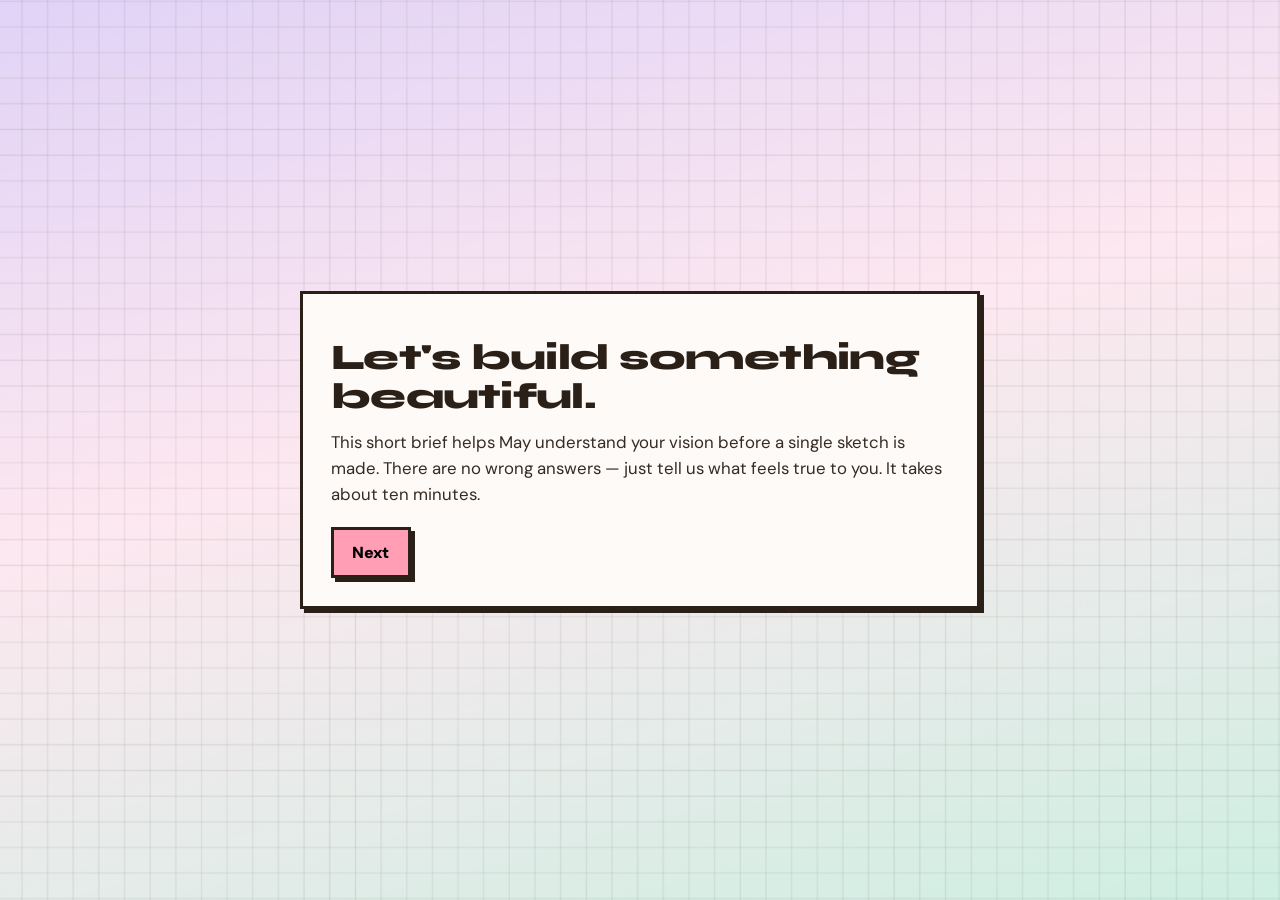
<file: logo_onboarding.html>
<!DOCTYPE html>
<html lang="en-GB">
<head>
  <meta charset="UTF-8">
  <meta name="viewport" content="width=device-width, initial-scale=1.0">
  <meta name="theme-color" content="#2a2018">
  <title>LunaClara Studio — Start</title>

  <link rel="preconnect" href="https://fonts.googleapis.com">
  <link rel="preconnect" href="https://fonts.gstatic.com" crossorigin>
  <link href="https://fonts.googleapis.com/css2?family=DM+Sans:ital,opsz,wght@0,9..40,400;0,9..40,500;0,9..40,600;0,9..40,700;1,9..40,400&family=Syne:wght@600;700;800&display=swap" rel="stylesheet">
  <link rel="stylesheet" href="css/styles.css?v=start1">

  <style>
    /* Page-specific layer: keep site variables + fonts, adjust layout */
    body {
      background: url("assets/lunaclara_grid.png") center / cover no-repeat fixed;
      min-height: 100vh;
    }

    .brief-shell {
      min-height: 100vh;
      display: grid;
      place-items: center;
      padding: clamp(1.25rem, 5vw, 2.5rem) 1.25rem;
    }

    .brief-card {
      width: min(680px, 90vw);
      background: var(--cream);
      border: 3px solid var(--border);
      border-radius: 0;
      box-shadow: var(--shadow);
      padding: clamp(1.15rem, 3.5vw, 1.75rem);
      position: relative;
    }

    .brief-topline {
      display: flex;
      align-items: center;
      justify-content: space-between;
      gap: 0.75rem;
      margin-bottom: 1rem;
    }

    .brief-progress {
      font-weight: 700;
      font-size: 0.95rem;
      letter-spacing: 0.01em;
      opacity: 0.92;
    }

    .brief-optional {
      display: inline-block;
      font-size: 0.85rem;
      font-weight: 700;
      background: var(--butter);
      border: 2px solid var(--ink);
      box-shadow: 2px 2px 0 var(--ink);
      padding: 0.2rem 0.5rem;
      white-space: nowrap;
    }

    .brief-title {
      font-family: var(--font-display);
      font-weight: 800;
      font-size: clamp(1.6rem, 3.2vw, 2.25rem);
      line-height: 1.1;
      margin: 0 0 0.75rem;
      letter-spacing: -0.02em;
    }

    .brief-body {
      margin: 0 0 1rem;
      font-size: 1.05rem;
      line-height: 1.55;
      opacity: 0.95;
    }

    .brief-helper {
      margin: 0 0 1.1rem;
      font-size: 0.95rem;
      opacity: 0.86;
    }

    .brief-field {
      margin-bottom: 0.9rem;
    }

    .brief-field label {
      display: block;
      font-weight: 700;
      margin-bottom: 0.35rem;
    }

    .brief-input,
    .brief-textarea,
    .brief-file {
      width: 100%;
      font-family: var(--font-body);
      font-size: 1rem;
      padding: 0.65rem 0.75rem;
      border: 3px solid var(--ink);
      border-radius: 0;
      background: var(--cream);
    }

    .brief-textarea {
      min-height: 9rem;
      resize: vertical;
    }

    .brief-input:focus,
    .brief-textarea:focus,
    .brief-file:focus {
      outline: 3px solid var(--hot-pink);
      outline-offset: 2px;
    }

    .brief-row-3 {
      display: grid;
      grid-template-columns: 1fr;
      gap: 0.75rem;
    }

    @media (min-width: 640px) {
      .brief-row-3 {
        grid-template-columns: repeat(3, minmax(0, 1fr));
      }
    }

    .brief-tiles {
      display: grid;
      grid-template-columns: 1fr;
      gap: 0.75rem;
      margin: 0.25rem 0 0.25rem;
    }

    @media (min-width: 640px) {
      .brief-tiles {
        grid-template-columns: repeat(2, minmax(0, 1fr));
      }
    }

    .brief-tile {
      appearance: none;
      width: 100%;
      text-align: left;
      font-family: var(--font-body);
      font-weight: 800;
      font-size: 1rem;
      line-height: 1.2;
      padding: 0.9rem 0.9rem;
      background: var(--butter);
      border: 3px solid var(--ink);
      border-radius: 0;
      box-shadow: var(--shadow-sm);
      cursor: pointer;
      transition: transform 0.12s ease, box-shadow 0.12s ease, background 0.12s ease;
    }

    .brief-tile:hover,
    .brief-tile:focus-visible {
      background: var(--mint);
      transform: translate(-0.05em, -0.05em);
      box-shadow: 0.18em 0.18em 0 var(--ink);
      outline: none;
    }

    .brief-tile[aria-pressed="true"] {
      background: var(--hot-pink);
    }

    .brief-tile:active {
      transform: translate(0.05em, 0.05em);
      box-shadow: 0.06em 0.06em 0 var(--ink);
    }

    .brief-image-grid {
      display: grid;
      grid-template-columns: repeat(2, minmax(0, 1fr));
      gap: 0.75rem;
      margin: 0.5rem 0 0.75rem;
    }

    @media (min-width: 720px) {
      .brief-image-grid {
        grid-template-columns: repeat(3, minmax(0, 1fr));
      }
    }

    .brief-image-tile {
      background: var(--cream);
      border: 3px solid var(--ink);
      border-radius: 0;
      box-shadow: var(--shadow-sm);
      padding: 0.5rem;
      cursor: pointer;
      transition: transform 0.12s ease, box-shadow 0.12s ease, background 0.12s ease;
    }

    .brief-image-tile:hover,
    .brief-image-tile:focus-visible {
      background: var(--mint);
      transform: translate(-0.05em, -0.05em);
      box-shadow: 0.18em 0.18em 0 var(--ink);
      outline: none;
    }

    .brief-image-tile[aria-pressed="true"] {
      background: var(--hot-pink);
    }

    .brief-image-tile img {
      width: 100%;
      height: 100%;
      aspect-ratio: 4 / 3;
      object-fit: contain;
      background: #fff;
      border: 2px solid var(--ink);
    }

    .brief-actions {
      display: flex;
      align-items: center;
      justify-content: space-between;
      margin-top: 1.25rem;
      gap: 0.75rem;
    }

    .brief-back {
      font-family: var(--font-body);
      font-weight: 900;
      font-size: 1rem;
      padding: 0.75rem 1.15rem;
      background: var(--butter);
      border: 3px solid var(--ink);
      border-radius: 0;
      box-shadow: var(--shadow);
      cursor: pointer;
      transition: transform 0.12s ease, box-shadow 0.12s ease, background 0.12s ease;
    }

    .brief-back:hover,
    .brief-back:focus-visible {
      background: var(--mint);
      transform: translate(-0.05em, -0.05em);
      box-shadow: 0.18em 0.18em 0 var(--ink);
      outline: none;
    }

    .brief-back:active {
      transform: translate(0.05em, 0.05em);
      box-shadow: 0.06em 0.06em 0 var(--ink);
    }

    .brief-next {
      font-family: var(--font-body);
      font-weight: 900;
      font-size: 1rem;
      padding: 0.75rem 1.15rem;
      background: var(--hot-pink);
      border: 3px solid var(--ink);
      border-radius: 0;
      box-shadow: var(--shadow);
      cursor: pointer;
      transition: transform 0.12s ease, box-shadow 0.12s ease, background 0.12s ease;
    }

    .brief-next:hover,
    .brief-next:focus-visible {
      background: var(--mint);
      transform: translate(-0.05em, -0.05em);
      box-shadow: 0.18em 0.18em 0 var(--ink);
      outline: none;
    }

    .brief-next:active {
      transform: translate(0.05em, 0.05em);
      box-shadow: 0.06em 0.06em 0 var(--ink);
    }

    .brief-error {
      margin-top: 0.75rem;
      font-weight: 700;
      background: var(--blush);
      border: 3px solid var(--ink);
      box-shadow: var(--shadow-sm);
      padding: 0.75rem 0.85rem;
    }

    .brief-hidden {
      display: none !important;
    }

    .palette-card {
      border: 2px solid #2a2018;
      cursor: pointer;
      transition: box-shadow 0.15s;
      background: #fff;
      margin-bottom: 12px;
    }

    .palette-card:hover { box-shadow: 4px 4px 0 #2a2018; }

    .palette-card.selected {
      box-shadow: 6px 6px 0 #2a2018;
      outline: 3px solid #2a2018;
      outline-offset: 2px;
    }

    .palette-swatches { display: flex; height: 72px; }
    .palette-swatches span { flex: 1; }
    .palette-body { padding: 16px 20px; }

    .palette-label {
      display: inline-block;
      font-size: 11px;
      font-weight: 600;
      letter-spacing: 0.08em;
      text-transform: uppercase;
      padding: 3px 10px;
      margin-bottom: 10px;
    }

    .palette-desc { font-size: 14px; color: #2a2018; margin: 0 0 6px; line-height: 1.6; }
    .palette-best { font-size: 13px; font-style: italic; margin: 0 0 12px; }
    .palette-hexes { display: flex; flex-wrap: wrap; gap: 6px; }
    .palette-hexes span { font-size: 11px; border: 1.5px solid #2a2018; padding: 2px 7px; color: #2a2018; }

    .style-card {
      border: 2px solid var(--ink);
      cursor: pointer;
      background: var(--cream);
      transition: box-shadow 0.15s, transform 0.12s;
    }
    .style-card:hover {
      box-shadow: 4px 4px 0 var(--ink);
      transform: translate(-0.05em, -0.05em);
    }
    .style-card.selected {
      box-shadow: 6px 6px 0 var(--ink);
      outline: 3px solid var(--ink);
      outline-offset: 2px;
      background: var(--mint);
    }
    .style-card-inner {
      display: flex;
      gap: 0;
    }
    .style-card-img {
      width: 140px;
      min-width: 140px;
      height: 140px;
      object-fit: contain;
      background: #fff;
      padding: 10px;
      border-right: 2px solid var(--ink);
      display: block;
    }
    .style-card-body {
      padding: 14px 16px;
      flex: 1;
    }
    .style-card-label {
      display: inline-block;
      font-size: 11px;
      font-weight: 700;
      letter-spacing: 0.08em;
      text-transform: uppercase;
      background: var(--ink);
      color: var(--cream);
      padding: 2px 8px;
      margin-bottom: 8px;
    }
    .style-card-desc {
      font-size: 13px;
      color: var(--ink);
      margin: 0 0 6px;
      line-height: 1.6;
    }
    .style-card-best {
      font-size: 12px;
      font-style: italic;
      color: #888;
      margin: 0;
    }
    .style-card-none {
      padding: 18px 22px;
      text-align: center;
      font-size: 14px;
      font-weight: 700;
      border-style: dashed;
      background: #fafafa;
    }
    .style-card-none.selected {
      background: var(--mint);
    }

    @media (max-width: 480px) {
      .style-card-inner {
        flex-direction: column;
      }
      .style-card-img {
        width: 100%;
        min-width: unset;
        height: 160px;
        border-right: none;
        border-bottom: 2px solid var(--ink);
      }
    }
  </style>
</head>

<body>
  <main class="brief-shell" id="main">
    <section class="brief-card" id="brief" aria-label="Client onboarding brief">
      <div class="brief-topline">
        <div class="brief-progress" id="progress">Question 1 of 10</div>
        <div class="brief-optional brief-hidden" id="optional-tag">Optional</div>
      </div>

      <h1 class="brief-title" id="q-title"></h1>
      <p class="brief-body" id="q-body"></p>
      <p class="brief-helper" id="q-helper"></p>

      <form id="brief-form" enctype="multipart/form-data" novalidate>
        <input type="text" name="_gotcha" class="sr-only" tabindex="-1" autocomplete="off" aria-label="Leave this field blank">
        <input type="hidden" name="source" value="lunaclara.studio start brief">
        <div id="q-inputs"></div>

        <div id="submit-error" class="brief-error brief-hidden" role="alert">
          Something went wrong — please email hello@lunaclara.studio directly and we'll sort it.
        </div>

        <div class="brief-actions">
          <button class="brief-back brief-hidden" type="button" id="back-btn">Back</button>
          <button class="brief-next" type="submit" id="next-btn">Next</button>
        </div>
      </form>
    </section>
  </main>

  <script>
    const FORMSPREE_ENDPOINT = "https://formspree.io/f/mqegjlgr";

    const state = {
      stepIndex: 0,
      answers: {
        projectName: "Your business",
      },
      files: {},
      submitting: false,
    };

    const steps = [
      {
        id: "welcome",
        kind: "screen",
        title: "Let's build something beautiful.",
        body: "This short brief helps May understand your vision before a single sketch is made. There are no wrong answers — just tell us what feels true to you. It takes about ten minutes.",
        helper: "",
        optional: false,
      },
      {
        id: "q1",
        kind: "textarea",
        title: "In your own words, what is your business all about?",
        helper: "Take your time with this one. Don't worry about getting it perfect — just tell us what you'd tell a friend.",
        name: "about",
        optional: false,
      },
      {
        id: "q2",
        kind: "tripleText",
        title: "What are three words you'd love people to feel when they see your logo?",
        helper: "Think feeling not description. Not 'green' or 'round' — more like 'safe' or 'hopeful' or 'grounded.'",
        names: ["word1", "word2", "word3"],
        labels: ["First word", "Second word", "Third word"],
        optional: false,
      },
      {
        id: "q3",
        kind: "textarea",
        title: "Who is your ideal client? Who are they and what are they searching for?",
        helper: "As much or as little as you like. Even a rough sketch helps.",
        name: "idealClient",
        optional: false,
      },
      {
        id: "q4",
        kind: "singleTiles",
        title: "Do you have any existing brand elements you'd like to keep, or is this a completely fresh start?",
        helper: "",
        name: "brandStartingPoint",
        options: [
          "I have some colours or fonts I'd like to keep",
          "Fresh start, completely open",
          "Not sure yet, happy to be guided",
        ],
        optional: false,
      },
      {
        id: "q5",
        kind: "paletteCards",
        title: "What colour moods feel right for your business?",
        helper: "Pick as many or as few as feel right.",
        name: "colourMoods",
        optional: false,
      },
      {
        id: "q6",
        kind: "styleCards",
        title: "Which of these visual styles speaks to you?",
        body: "Take a look at the examples below and select any that feel right — there's no wrong answer and you can choose more than one. If nothing fits, select \"None of these feel right\" and tell us what you're drawn to instead.",
        helper: "",
        name: "visualStyles",
        optional: false,
        styles: [
          {
            id: "botanical-illustrated",
            name: "Botanical Illustrated",
            desc: "Hand-drawn nature illustration — leaves, flowers, fine organic detail. Feels considered and rooted. The mark itself tells a story about the natural world.",
            best: "Best for: practices with a strong connection to growth, nature or the botanical meaning of their name",
            img: "assets/brief/logo_examples/botanical-illustrated.png",
          },
          {
            id: "clean-typographic",
            name: "Clean Typographic",
            desc: "The name does the work. No icon, no illustration — just beautifully considered lettering with real presence. Confident and uncluttered.",
            best: "Best for: practices where the name itself is strong enough to carry the identity",
            img: "assets/brief/logo_examples/clean-typographic.png",
          },
          {
            id: "simple-twist",
            name: "Simple Twist",
            desc: "A clean mark with one unexpected detail — a notch, a hidden shape, a clever negative space. Memorable without being complicated.",
            best: "Best for: practices that want to feel modern and considered, with a quiet signature detail",
            img: "assets/brief/logo_examples/simple-twist.png",
          },
          {
            id: "stamp-seal",
            name: "Stamp & Seal",
            desc: "A circular badge or emblem — heritage, credibility, craft. Feels established and trustworthy. Works beautifully on stationery and print.",
            best: "Best for: practices that want to feel grounded, official and warm at the same time",
            img: "assets/brief/logo_examples/stamp-seal.png",
          },
          {
            id: "toasty",
            name: "Toasty",
            desc: "Rounded letterforms, soft curves, hand-touched warmth. Approachable and human — the visual equivalent of a warm handshake. Feels personal rather than corporate.",
            best: "Best for: practices where approachability and emotional warmth are the first thing clients need to feel",
            img: "assets/brief/logo_examples/toasty.png",
          },
          {
            id: "soft-illustrated",
            name: "Soft Illustrated",
            desc: "A painterly, watercolour-style illustration — loose, warm, full of personality. Feels handmade and deeply personal. No two feel quite alike.",
            best: "Best for: practices with a distinctive character and a client base that values the human over the polished",
            img: "assets/brief/logo_examples/soft-illustrated.png",
          },
          {
            id: "abstract-symbolic",
            name: "Abstract & Symbolic",
            desc: "A geometric mark where meaning is embedded rather than literal. The shape suggests something without spelling it out. Often the most versatile and enduring style.",
            best: "Best for: practices that want a strong, distinctive mark that works across every context and scale",
            img: "assets/brief/logo_examples/abstract-symbolic.png",
          },
        ],
      },
      {
        id: "q8",
        kind: "linkAndUpload",
        title: "Any inspiration you want to share?",
        helper: "Completely optional. Could be a logo, a colour, a mood — anything that makes you think yes, that.",
        linkName: "inspoLink",
        fileName: "inspoUpload",
        optional: true,
      },
      {
        id: "q9",
        kind: "textarea",
        title: "Is there anything you definitely do not want to see in your logo?",
        helper: "This is just as useful as knowing what you love. Nothing is too small to mention.",
        name: "avoid",
        optional: false,
      },
      {
        id: "q10",
        kind: "textarea",
        title: "Anything else you'd like May to know before we get started?",
        helper: "The floor is yours.",
        name: "anythingElse",
        optional: true,
      },
      {
        id: "thanks",
        kind: "screen",
        title: "That's everything — thank you.",
        body: "May will be in touch within two working days to talk through what comes next. In the meantime you can always reach her at hello@lunaclara.studio. Looking forward to making something you love.",
        helper: "",
        optional: false,
      },
    ];

    const briefEl = document.getElementById("brief");
    const progressEl = document.getElementById("progress");
    const optionalTagEl = document.getElementById("optional-tag");
    const titleEl = document.getElementById("q-title");
    const bodyEl = document.getElementById("q-body");
    const helperEl = document.getElementById("q-helper");
    const inputsEl = document.getElementById("q-inputs");
    const briefForm = document.getElementById("brief-form");
    const backBtn = document.getElementById("back-btn");
    const nextBtn = document.getElementById("next-btn");
    const submitErrorEl = document.getElementById("submit-error");

    function show(el) { el.classList.remove("brief-hidden"); }
    function hide(el) { el.classList.add("brief-hidden"); }

    function setSubmitError(visible) {
      visible ? show(submitErrorEl) : hide(submitErrorEl);
    }

    function clampStepIndex() {
      if (state.stepIndex < 0) state.stepIndex = 0;
      if (state.stepIndex >= steps.length) state.stepIndex = steps.length - 1;
    }

    function isFormStep(step) {
      return step.id !== "welcome" && step.id !== "thanks";
    }

    function getQuestionNumber() {
      const questionSteps = steps.filter(s => isFormStep(s));
      const current = steps[state.stepIndex];
      const idx = questionSteps.findIndex(s => s.id === current.id);
      return { idx: idx === -1 ? null : idx + 1, total: questionSteps.length };
    }

    function progressText() {
      const current = steps[state.stepIndex];
      if (!isFormStep(current)) return "";
      const { idx, total } = getQuestionNumber();
      return `Question ${idx} of ${total}`;
    }

    function renderScreen(step) {
      titleEl.textContent = step.title || "";
      bodyEl.textContent = step.body || "";
      helperEl.textContent = step.helper || "";
      inputsEl.innerHTML = "";
      hide(optionalTagEl);
      progressEl.textContent = step.id === "welcome" ? "" : "";
      nextBtn.textContent = step.id === "thanks" ? "Done" : "Next";
      nextBtn.disabled = false;
      setSubmitError(false);
    }

    function createField(labelText, inputEl) {
      const wrap = document.createElement("div");
      wrap.className = "brief-field";
      if (labelText) {
        const label = document.createElement("label");
        label.textContent = labelText;
        if (inputEl.id) label.htmlFor = inputEl.id;
        wrap.appendChild(label);
      }
      wrap.appendChild(inputEl);
      return wrap;
    }

    function renderTextarea(step) {
      const textarea = document.createElement("textarea");
      textarea.className = "brief-textarea";
      textarea.name = step.name;
      textarea.id = step.name;
      textarea.value = state.answers[step.name] || "";
      textarea.placeholder = "";
      textarea.required = !step.optional;
      textarea.addEventListener("input", () => {
        state.answers[step.name] = textarea.value;
      });
      inputsEl.appendChild(createField("", textarea));
    }

    function renderTripleText(step) {
      const row = document.createElement("div");
      row.className = "brief-row-3";
      step.names.forEach((name, i) => {
        const input = document.createElement("input");
        input.type = "text";
        input.className = "brief-input";
        input.name = name;
        input.id = name;
        input.value = state.answers[name] || "";
        input.autocomplete = "off";
        input.required = !step.optional;
        input.addEventListener("input", () => {
          state.answers[name] = input.value;
        });
        const field = createField(step.labels[i], input);
        row.appendChild(field);
      });
      inputsEl.appendChild(row);
    }

    function renderSingleTiles(step) {
      const group = document.createElement("div");
      group.className = "brief-tiles";

      step.options.forEach((opt) => {
        const btn = document.createElement("button");
        btn.type = "button";
        btn.className = "brief-tile";
        btn.textContent = opt;
        btn.setAttribute("aria-pressed", state.answers[step.name] === opt ? "true" : "false");
        btn.addEventListener("click", () => {
          state.answers[step.name] = opt;
          [...group.querySelectorAll("button")].forEach(b => b.setAttribute("aria-pressed", b === btn ? "true" : "false"));
        });
        group.appendChild(btn);
      });

      inputsEl.appendChild(group);

      // Q4 reveal panel — shown only when brand elements tile is selected
      const BRAND_ELEMENTS_OPTION = "I have some colours or fonts I'd like to keep";

      if (step.options.includes(BRAND_ELEMENTS_OPTION)) {

        const revealWrap = document.createElement("div");
        revealWrap.id = "q4-reveal";
        revealWrap.style.cssText = "display:none; margin-top: 1rem;";

        // Description field
        const descLabel = document.createElement("label");
        descLabel.textContent = "Describe any colours or fonts you'd like us to work with. Hex codes are great if you have them, but plain descriptions work too — \"a deep teal\", \"something like the green on my current website\", \"a serif font, quite elegant\".";
        descLabel.htmlFor = "q4b_description";
        descLabel.style.cssText = "display:block; font-weight:700; margin-bottom:0.35rem;";

        const descTextarea = document.createElement("textarea");
        descTextarea.className = "brief-textarea";
        descTextarea.name = "q4b_description";
        descTextarea.id = "q4b_description";
        descTextarea.placeholder = "My current colours are... / I've always used... / I'd like to keep...";
        descTextarea.value = state.answers["q4b_description"] || "";
        descTextarea.required = false;
        descTextarea.addEventListener("input", () => {
          state.answers["q4b_description"] = descTextarea.value;
        });

        const descField = document.createElement("div");
        descField.className = "brief-field";
        descField.appendChild(descLabel);
        descField.appendChild(descTextarea);

        // File upload field
        const fileLabel = document.createElement("label");
        fileLabel.textContent = "Upload anything useful — an existing logo, a brand guideline, a screenshot of a font or colour you like. Any format is fine.";
        fileLabel.htmlFor = "q4b_file";
        fileLabel.style.cssText = "display:block; font-weight:700; margin-bottom:0.35rem;";

        const fileInput = document.createElement("input");
        fileInput.type = "file";
        fileInput.className = "brief-file";
        fileInput.name = "q4b_file";
        fileInput.id = "q4b_file";
        fileInput.accept = "image/*,.pdf,.ai,.eps,.svg,.zip";
        fileInput.required = false;
        fileInput.addEventListener("change", () => {
          const f = fileInput.files && fileInput.files[0] ? fileInput.files[0] : null;
          state.files["q4b_file"] = f;
        });

        const fileField = document.createElement("div");
        fileField.className = "brief-field";
        fileField.appendChild(fileLabel);
        fileField.appendChild(fileInput);

        revealWrap.appendChild(descField);
        revealWrap.appendChild(fileField);
        inputsEl.appendChild(revealWrap);

        // Wire reveal to tile clicks
        function syncQ4Reveal() {
          const isSelected = state.answers[step.name] === BRAND_ELEMENTS_OPTION;
          revealWrap.style.display = isSelected ? "block" : "none";
        }

        // Re-wire existing tile buttons to also trigger reveal
        [...group.querySelectorAll("button")].forEach(btn => {
          btn.addEventListener("click", syncQ4Reveal);
        });

        // Set initial state on render
        syncQ4Reveal();
      }
    }

    function renderMultiTilesWithOther(step) {
      const group = document.createElement("div");
      group.className = "brief-tiles";
      const selected = new Set(Array.isArray(state.answers[step.name]) ? state.answers[step.name] : []);

      const otherWrap = document.createElement("div");
      otherWrap.className = "brief-field brief-hidden";

      const otherLabel = document.createElement("label");
      otherLabel.textContent = step.otherPrompt;
      otherLabel.htmlFor = step.otherName;
      const otherTextarea = document.createElement("textarea");
      otherTextarea.className = "brief-textarea";
      otherTextarea.name = step.otherName;
      otherTextarea.id = step.otherName;
      otherTextarea.value = state.answers[step.otherName] || "";
      otherTextarea.required = false;
      otherTextarea.addEventListener("input", () => {
        state.answers[step.otherName] = otherTextarea.value;
      });
      otherWrap.appendChild(otherLabel);
      otherWrap.appendChild(otherTextarea);

      function syncOtherVisibility() {
        if (selected.has(step.otherOption)) show(otherWrap);
        else hide(otherWrap);
      }

      step.options.forEach((opt) => {
        const btn = document.createElement("button");
        btn.type = "button";
        btn.className = "brief-tile";
        btn.textContent = opt;
        btn.setAttribute("aria-pressed", selected.has(opt) ? "true" : "false");
        btn.addEventListener("click", () => {
          if (selected.has(opt)) selected.delete(opt);
          else selected.add(opt);
          btn.setAttribute("aria-pressed", selected.has(opt) ? "true" : "false");
          state.answers[step.name] = [...selected];
          syncOtherVisibility();
        });
        group.appendChild(btn);
      });

      inputsEl.appendChild(group);
      inputsEl.appendChild(otherWrap);
      syncOtherVisibility();
    }

    function renderPaletteCards(step) {
      const selected = new Set(Array.isArray(state.answers[step.name]) ? state.answers[step.name] : []);

      const wrap = document.createElement("div");
      wrap.innerHTML = `
<!-- DAMSON & LIME -->
<div class="palette-card" onclick="this.classList.toggle('selected')">
  <div class="palette-swatches">
    <span style="flex:2;background:#1E0F1A;"></span>
    <span style="flex:2;background:#D6E681;"></span>
    <span style="flex:1;background:#FEFAF4;"></span>
  </div>
  <div class="palette-body">
    <span class="palette-label" style="background:#1E0F1A;color:#D6E681;">Damson &amp; Lime</span>
    <p class="palette-desc">If your practice holds space for the full weight of human experience — grief, transition, the things that don't resolve neatly — this palette might feel like yours. The deep damson is serious without being cold, and the lime lifts it somewhere unexpected. It doesn't look like a therapy logo. That might be exactly the point.</p>
    <p class="palette-best">Best for: bold typographic or abstract mark with strong contrast</p>
    <div class="palette-hexes"><span>#1E0F1A</span><span>#D6E681</span><span>#FEFAF4</span></div>
  </div>
</div>

<!-- FERN & FIG -->
<div class="palette-card" onclick="this.classList.toggle('selected')">
  <div class="palette-swatches">
    <span style="flex:2;background:#2D4A35;"></span>
    <span style="flex:2;background:#C4826E;"></span>
    <span style="flex:1;background:#F6F0EB;"></span>
  </div>
  <div class="palette-body">
    <span class="palette-label" style="background:#2D4A35;color:#F6F0EB;">Fern &amp; Fig</span>
    <p class="palette-desc">If your work feels like something growing in low light — patient, rooted, quietly transformative — this palette might resonate. The deep fig-leaf green has real weight, and the warm terracotta accent brings a human warmth that stops it reading as clinical. Nothing about this says generic wellness. It says you've thought about it.</p>
    <p class="palette-best">Best for: botanical illustrative mark or organic abstract form</p>
    <div class="palette-hexes"><span>#2D4A35</span><span>#C4826E</span><span>#F6F0EB</span></div>
  </div>
</div>

<!-- DARK ROSE & MINT -->
<div class="palette-card" onclick="this.classList.toggle('selected')">
  <div class="palette-swatches">
    <span style="flex:2;background:#2A0F1E;"></span>
    <span style="flex:2;background:#CFEE9E;"></span>
    <span style="flex:1;background:#F5E8EE;"></span>
  </div>
  <div class="palette-body">
    <span class="palette-label" style="background:#2A0F1E;color:#CFEE9E;">Dark Rose &amp; Mint</span>
    <p class="palette-desc">If you want your practice to feel distinctive, considered and quietly bold — this might be the one. The deep rose-black is rare in therapeutic branding, and the soft mint brings it back to something alive and gentle. The pale blush neutral ties it together without sweetening it. This palette has depth, in every sense.</p>
    <p class="palette-best">Best for: symbolic or abstract mark — particularly suits LGBTQ+ affirming and relational practice</p>
    <div class="palette-hexes"><span>#2A0F1E</span><span>#CFEE9E</span><span>#F5E8EE</span></div>
  </div>
</div>

<!-- HUNTER & MIST -->
<div class="palette-card" onclick="this.classList.toggle('selected')">
  <div class="palette-swatches">
    <span style="flex:2;background:#386150;"></span>
    <span style="flex:2;background:#58B09C;"></span>
    <span style="flex:1;background:#CAF7E2;"></span>
  </div>
  <div class="palette-body">
    <span class="palette-label" style="background:#386150;color:#CAF7E2;">Hunter &amp; Mist</span>
    <p class="palette-desc">If your practice feels like movement — like things actually shifting, changing, finding their way toward light — this palette might speak to you. The hunter green is grounded and directional, and the teal accent carries a freshness that feels genuinely alive. Of all the options here, this one feels most like growth as a lived experience rather than a concept.</p>
    <p class="palette-best">Best for: botanical or abstract mark — strong contrast at all scales</p>
    <div class="palette-hexes"><span>#386150</span><span>#58B09C</span><span>#CAF7E2</span></div>
  </div>
</div>

<!-- MOSS GARDEN -->
<div class="palette-card" onclick="this.classList.toggle('selected')">
  <div class="palette-swatches">
    <span style="flex:2;background:#1A3A2E;"></span>
    <span style="flex:2;background:#C4A882;"></span>
    <span style="flex:1;background:#F2EDE4;"></span>
  </div>
  <div class="palette-body">
    <span class="palette-label" style="background:#1A3A2E;color:#F2EDE4;">Moss Garden</span>
    <p class="palette-desc">If your business feels like more than a name to you — if it describes something real about how you work and what you believe — this palette might be the most honest expression of that. Deep forest green, warm sand, linen. It feels like actual soil, actual leaves. Earthy without being rustic, botanical without being obvious.</p>
    <p class="palette-best">Best for: detailed botanical illustrative mark or strong typographic logo</p>
    <div class="palette-hexes"><span>#1A3A2E</span><span>#C4A882</span><span>#F2EDE4</span></div>
  </div>
</div>

<!-- WILLOW & LAVENDER -->
<div class="palette-card" onclick="this.classList.toggle('selected')">
  <div class="palette-swatches">
    <span style="flex:2;background:#88D18A;"></span>
    <span style="flex:2;background:#6A5B6E;"></span>
    <span style="flex:1;background:#CCDDB7;"></span>
  </div>
  <div class="palette-body">
    <span class="palette-label" style="background:#6A5B6E;color:#CCDDB7;">Willow &amp; Lavender</span>
    <p class="palette-desc">If your practice holds a particular commitment to emotional safety — for neurodivergent clients, for the LGBTQ+ community, for anyone who needs to feel seen before they can feel heard — this palette carries that signal clearly. The willow green is warm and alive, the dusty lavender quietly communicates care and consideration. Together they feel gentle without being soft.</p>
    <p class="palette-best">Best for: abstract or symbolic mark — particularly suits inclusive and affirming practice</p>
    <div class="palette-hexes"><span>#88D18A</span><span>#6A5B6E</span><span>#CCDDB7</span></div>
  </div>
</div>

<!-- NONE OF THESE -->
<div class="palette-card" style="background:#fafafa;border-style:dashed;text-align:center;padding:18px 22px;font-size:14px;color:#2a2018;" onclick="this.classList.toggle('selected')">
  None of these feel right
</div>
      `.trim();

      const cards = [...wrap.querySelectorAll(".palette-card")];

      function cardName(card) {
        const label = card.querySelector(".palette-label");
        if (label) return label.textContent.trim();
        return card.textContent.trim();
      }

      // Restore selection state from answers
      cards.forEach((card) => {
        const name = cardName(card);
        if (name && selected.has(name)) card.classList.add("selected");
      });

      // Bubble listener reads final class after inline onclick toggles
      wrap.addEventListener("click", (e) => {
        const card = e.target.closest(".palette-card");
        if (!card) return;

        const name = cardName(card);
        if (!name) return;

        const isSelected = card.classList.contains("selected");
        if (isSelected) selected.add(name);
        else selected.delete(name);

        state.answers[step.name] = [...selected];
      });

      inputsEl.appendChild(wrap);
    }

    function renderStyleCards(step) {
      const selected = new Set(Array.isArray(state.answers[step.name]) ? state.answers[step.name] : []);

      const wrap = document.createElement("div");
      wrap.style.cssText = "display:flex;flex-direction:column;gap:12px;";

      step.styles.forEach((style) => {
        const card = document.createElement("div");
        card.className = "style-card";
        if (selected.has(style.id)) card.classList.add("selected");
        card.dataset.id = style.id;

        card.innerHTML = `
      <div class="style-card-inner">
        <img class="style-card-img" src="${style.img}" alt="${style.name} logo example" loading="lazy">
        <div class="style-card-body">
          <span class="style-card-label">${style.name}</span>
          <p class="style-card-desc">${style.desc}</p>
          <p class="style-card-best">${style.best}</p>
        </div>
      </div>
    `;

        card.addEventListener("click", () => {
          card.classList.toggle("selected");
          if (selected.has(style.id)) selected.delete(style.id);
          else selected.add(style.id);
          state.answers[step.name] = [...selected];
          syncNoneStyle();
        });

        wrap.appendChild(card);
      });

      // None of these tile
      const noneTile = document.createElement("div");
      noneTile.className = "style-card style-card-none";
      noneTile.dataset.id = "none";
      if (selected.has("none")) noneTile.classList.add("selected");
      noneTile.textContent = "None of these feel right";
      noneTile.addEventListener("click", () => {
        noneTile.classList.toggle("selected");
        if (selected.has("none")) selected.delete("none");
        else selected.add("none");
        state.answers[step.name] = [...selected];
      });
      wrap.appendChild(noneTile);

      // Always-visible free text field
      const textField = document.createElement("div");
      textField.className = "brief-field";
      textField.style.marginTop = "8px";

      const textLabel = document.createElement("label");
      textLabel.htmlFor = "visualStylesOther";
      textLabel.textContent = "Tell us more about the styles you're drawn to — or describe something you've seen that you loved. Any references, vibes or words that feel right are useful.";
      textLabel.style.cssText = "display:block;font-weight:700;margin-bottom:0.35rem;";

      const textArea = document.createElement("textarea");
      textArea.className = "brief-textarea";
      textArea.name = "visualStylesOther";
      textArea.id = "visualStylesOther";
      textArea.placeholder = "I love logos that feel... / I once saw a logo that... / I'd like to avoid...";
      textArea.value = state.answers["visualStylesOther"] || "";
      textArea.required = false;
      textArea.addEventListener("input", () => {
        state.answers["visualStylesOther"] = textArea.value;
      });

      textField.appendChild(textLabel);
      textField.appendChild(textArea);
      wrap.appendChild(textField);

      function syncNoneStyle() {}

      inputsEl.appendChild(wrap);
    }

    function renderImageChoices(step) {
      const grid = document.createElement("div");
      grid.className = "brief-image-grid";
      const selected = new Set(Array.isArray(state.answers[step.name]) ? state.answers[step.name] : []);

      step.images.forEach((img) => {
        const tile = document.createElement("button");
        tile.type = "button";
        tile.className = "brief-image-tile";
        tile.setAttribute("aria-pressed", selected.has(img.id) ? "true" : "false");
        tile.setAttribute("aria-label", `Toggle ${img.alt}`);

        const image = document.createElement("img");
        image.src = img.src;
        image.alt = img.alt;
        image.loading = "lazy";
        image.decoding = "async";

        tile.appendChild(image);

        tile.addEventListener("click", () => {
          if (selected.has(img.id)) selected.delete(img.id);
          else selected.add(img.id);
          tile.setAttribute("aria-pressed", selected.has(img.id) ? "true" : "false");
          state.answers[step.name] = [...selected];
        });

        grid.appendChild(tile);
      });

      const note = document.createElement("textarea");
      note.className = "brief-textarea";
      note.name = step.noteName;
      note.id = step.noteName;
      note.placeholder = step.notePrompt;
      note.value = state.answers[step.noteName] || "";
      note.required = false;
      note.addEventListener("input", () => {
        state.answers[step.noteName] = note.value;
      });

      inputsEl.appendChild(grid);
      inputsEl.appendChild(createField(step.notePrompt, note));
    }

    function renderLinkAndUpload(step) {
      const link = document.createElement("input");
      link.type = "url";
      link.className = "brief-input";
      link.name = step.linkName;
      link.id = step.linkName;
      link.placeholder = "https://";
      link.value = state.answers[step.linkName] || "";
      link.required = false;
      link.addEventListener("input", () => {
        state.answers[step.linkName] = link.value;
      });

      const file = document.createElement("input");
      file.type = "file";
      file.className = "brief-file";
      file.name = step.fileName;
      file.id = step.fileName;
      file.accept = "image/*";
      file.required = false;
      file.addEventListener("change", () => {
        const f = file.files && file.files[0] ? file.files[0] : null;
        state.files[step.fileName] = f;
      });

      inputsEl.appendChild(createField("Paste a link", link));
      inputsEl.appendChild(createField("Or upload an image", file));
    }

    function renderStep() {
      clampStepIndex();
      const step = steps[state.stepIndex];
      setSubmitError(false);

      titleEl.textContent = step.title || "";
      bodyEl.textContent = step.body || "";
      helperEl.textContent = step.helper || "";

      inputsEl.innerHTML = "";
      progressEl.textContent = progressText();

      if (step.optional) show(optionalTagEl);
      else hide(optionalTagEl);

      if (step.kind === "screen") {
        renderScreen(step);
        if (step.id === "welcome") {
          progressEl.textContent = "";
          nextBtn.textContent = "Next";
        }
        if (step.id === "thanks") {
          progressEl.textContent = "";
          nextBtn.textContent = "Done";
        }
        if (state.stepIndex > 0 && step.id !== "thanks") show(backBtn);
        else hide(backBtn);
        return;
      }

      nextBtn.textContent = step.id === "q10" ? "Submit" : "Next";
      if (state.stepIndex > 0) show(backBtn);
      else hide(backBtn);

      if (step.kind === "textarea") renderTextarea(step);
      if (step.kind === "tripleText") renderTripleText(step);
      if (step.kind === "singleTiles") renderSingleTiles(step);
      if (step.kind === "multiTilesWithOther") renderMultiTilesWithOther(step);
      if (step.kind === "styleCards") renderStyleCards(step);
      if (step.kind === "paletteCards") renderPaletteCards(step);
      if (step.kind === "imageChoices") renderImageChoices(step);
      if (step.kind === "linkAndUpload") renderLinkAndUpload(step);
    }

    function stepIsValid() {
      const step = steps[state.stepIndex];
      if (step.kind === "screen") return true;

      if (step.optional) return true;

      if (step.kind === "textarea") {
        return (state.answers[step.name] || "").trim().length > 0;
      }

      if (step.kind === "tripleText") {
        return step.names.every(n => (state.answers[n] || "").trim().length > 0);
      }

      if (step.kind === "singleTiles") {
        return typeof state.answers[step.name] === "string" && state.answers[step.name].trim().length > 0;
      }

      if (step.kind === "multiTilesWithOther") {
        const arr = Array.isArray(state.answers[step.name]) ? state.answers[step.name] : [];
        if (arr.length === 0) return false;
        if (arr.includes(step.otherOption)) return (state.answers[step.otherName] || "").trim().length > 0;
        return true;
      }

      if (step.kind === "paletteCards") {
        const arr = Array.isArray(state.answers[step.name]) ? state.answers[step.name] : [];
        return arr.length > 0;
      }

      if (step.kind === "styleCards") {
        const arr = Array.isArray(state.answers[step.name]) ? state.answers[step.name] : [];
        return arr.length > 0;
      }

      if (step.kind === "imageChoices") {
        return true;
      }

      if (step.kind === "linkAndUpload") {
        return true;
      }

      return true;
    }

    function collectPayload() {
      const data = new FormData();
      data.append("_subject", "New onboarding brief — LunaClara Studio");
      data.append("project", state.answers.projectName || "Your business");
      data.append("submittedAt", new Date().toISOString());

      Object.entries(state.answers).forEach(([key, value]) => {
        if (value === undefined || value === null) return;
        if (Array.isArray(value)) data.append(key, value.join(", "));
        else data.append(key, String(value));
      });

      Object.entries(state.files).forEach(([key, file]) => {
        if (file instanceof File) data.append(key, file, file.name);
      });

      return data;
    }

    async function submitAll() {
      state.submitting = true;
      nextBtn.disabled = true;
      setSubmitError(false);

      try {
        const res = await fetch(FORMSPREE_ENDPOINT, {
          method: "POST",
          body: collectPayload(),
          headers: { "Accept": "application/json" },
        });

        if (!res.ok) throw new Error("Formspree failed");

        state.stepIndex = steps.findIndex(s => s.id === "thanks");
        renderStep();
      } catch (err) {
        setSubmitError(true);
      } finally {
        state.submitting = false;
        nextBtn.disabled = false;
      }
    }

    briefForm.addEventListener("submit", async (e) => {
      e.preventDefault();
      const step = steps[state.stepIndex];

      if (step.id === "thanks") return;

      if (!stepIsValid()) {
        const first = briefForm.querySelector("textarea, input");
        if (first) first.focus();
        return;
      }

      if (step.id === "q10") {
        await submitAll();
        return;
      }

      state.stepIndex += 1;
      renderStep();
      const focusTarget = briefForm.querySelector("textarea, input, button");
      if (focusTarget) focusTarget.focus();
    });

    backBtn.addEventListener("click", () => {
      if (state.submitting) return;
      if (state.stepIndex <= 0) return;
      state.stepIndex -= 1;
      renderStep();
      const focusTarget = briefForm.querySelector("textarea, input, button");
      if (focusTarget) focusTarget.focus();
    });

    state.stepIndex = 0;
    renderStep();
  </script>
</body>
</html>
</file>
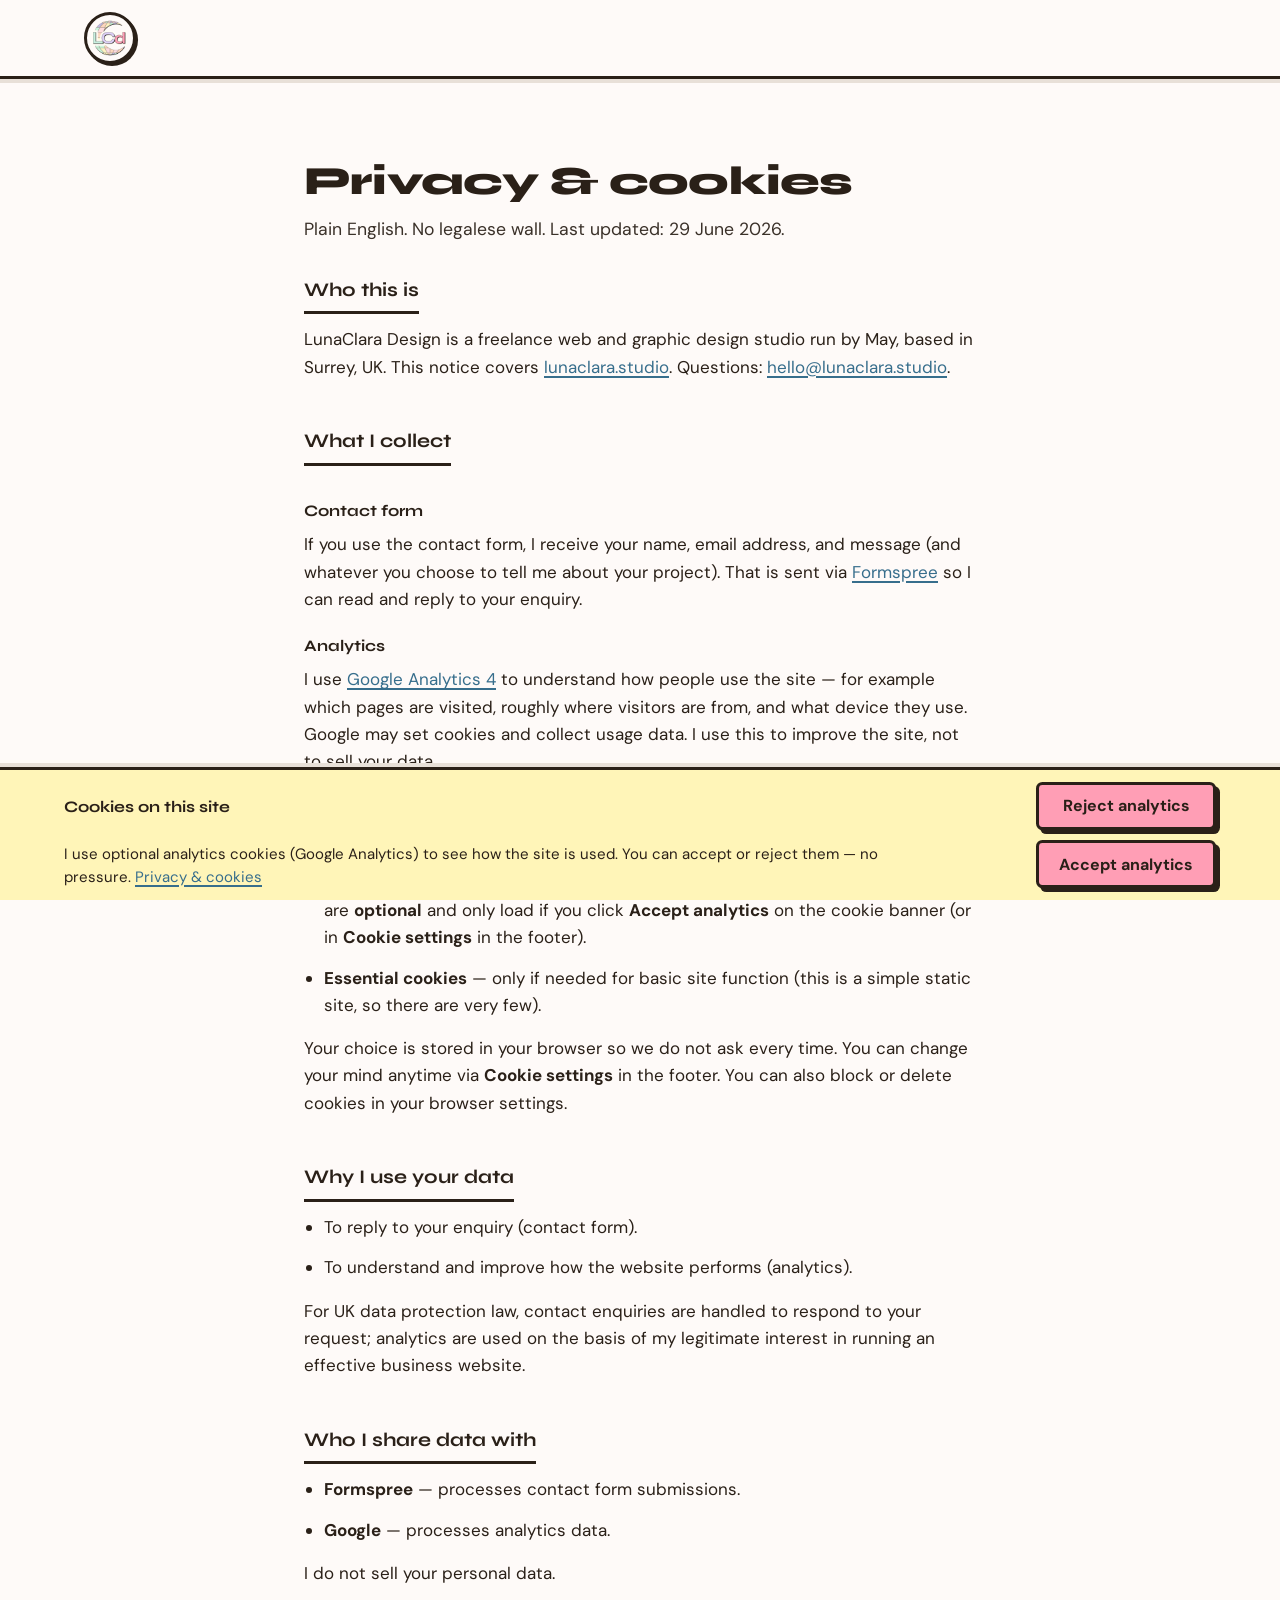
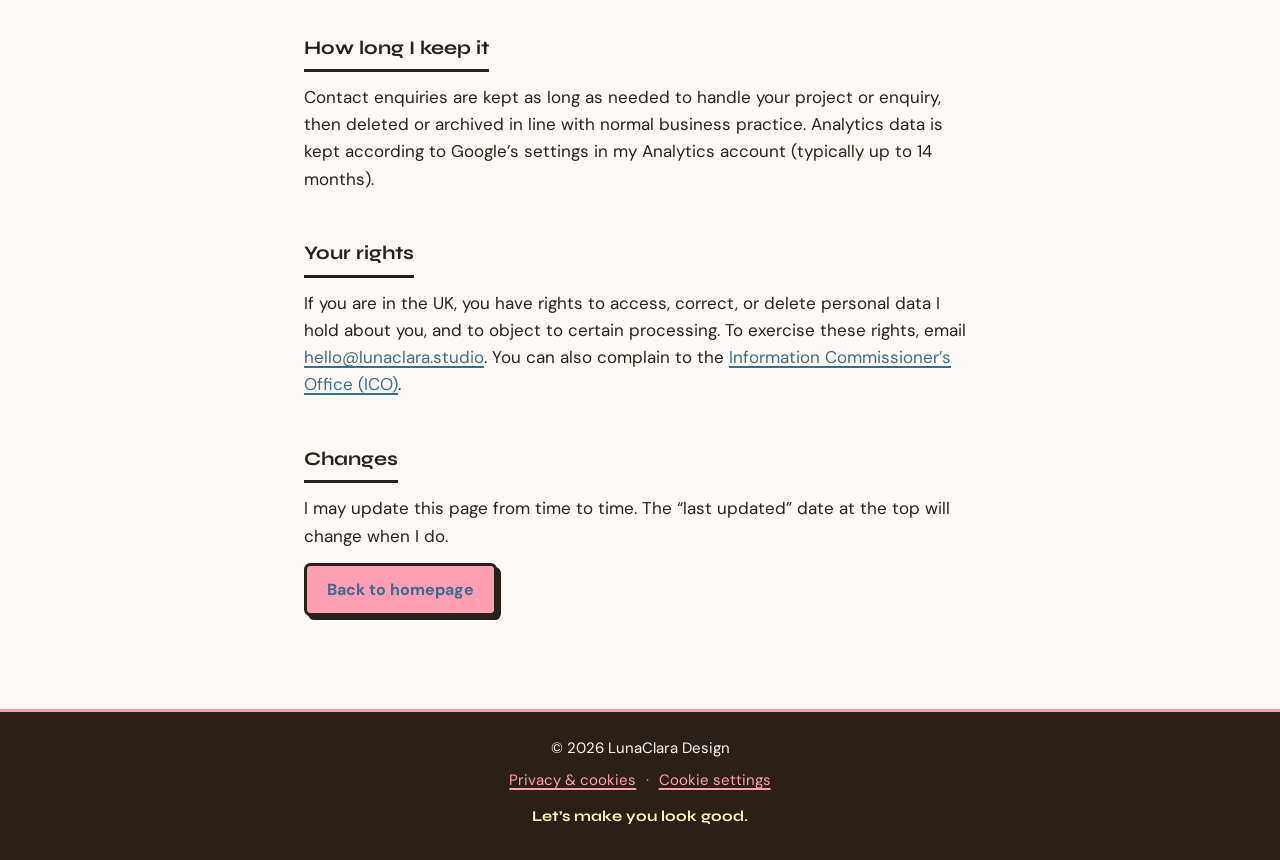
<file: privacy.html>
<!DOCTYPE html>
<html lang="en-GB">
<head>
  <!-- Google tag (gtag.js) + Consent Mode — analytics blocked until opt-in -->
  <script>
    window.dataLayer = window.dataLayer || [];
    function gtag(){dataLayer.push(arguments);}
    gtag('consent', 'default', {
      analytics_storage: 'denied',
      ad_storage: 'denied',
      ad_user_data: 'denied',
      ad_personalization: 'denied',
      wait_for_update: 500
    });
  </script>
  <script async src="https://www.googletagmanager.com/gtag/js?id=G-HLLFFQ79LY"></script>
  <script>
    gtag('js', new Date());
    gtag('config', 'G-HLLFFQ79LY');
  </script>
  <script src="js/cookie-consent.js?v=2" defer></script>
  <meta charset="UTF-8">
  <meta name="viewport" content="width=device-width, initial-scale=1.0">
  <meta name="description" content="Privacy and cookies notice for LunaClara Design — how we handle contact enquiries, analytics, and your data.">
  <meta name="theme-color" content="#2a2018">
  <title>Privacy &amp; cookies | LunaClara Design</title>
  <link rel="icon" href="assets/favicon/favicon.ico?v=1" sizes="any">
  <link rel="icon" type="image/png" sizes="32x32" href="assets/favicon/favicon-32x32.png?v=1">
  <link rel="icon" type="image/png" sizes="16x16" href="assets/favicon/favicon-16x16.png?v=1">
  <link rel="apple-touch-icon" href="assets/favicon/apple-touch-icon.png?v=1">
  <link rel="manifest" href="assets/favicon/site.webmanifest?v=1">
  <link rel="preconnect" href="https://fonts.googleapis.com">
  <link rel="preconnect" href="https://fonts.gstatic.com" crossorigin>
  <link href="https://fonts.googleapis.com/css2?family=DM+Sans:ital,opsz,wght@0,9..40,400;0,9..40,500;0,9..40,600;0,9..40,700;1,9..40,400&family=Syne:wght@600;700;800&display=swap" rel="stylesheet">
  <link rel="stylesheet" href="css/styles.css?v=cursor10">
</head>
<body>
  <a class="skip-link" href="#main">Skip to content</a>

  <header class="site-header" id="top">
    <div class="header-inner">
      <a class="logo-link" href="index.html" aria-label="LunaClara Design — home">
        <img src="assets/icon.png?v=6" alt="LunaClara Design" class="logo-img" decoding="async">
      </a>
    </div>
  </header>

  <main id="main">
    <section class="section section-legal" aria-labelledby="privacy-heading">
      <div class="section-inner legal-prose">
        <header class="section-header">
          <h1 id="privacy-heading" class="section-title">Privacy &amp; cookies</h1>
          <p class="section-intro">Plain English. No legalese wall. Last updated: 29 June 2026.</p>
        </header>

        <h2>Who this is</h2>
        <p>LunaClara Design is a freelance web and graphic design studio run by May, based in Surrey, UK. This notice covers <a href="https://lunaclara.studio">lunaclara.studio</a>. Questions: <a href="mailto:hello@lunaclara.studio">hello@lunaclara.studio</a>.</p>

        <h2>What I collect</h2>
        <h3>Contact form</h3>
        <p>If you use the contact form, I receive your name, email address, and message (and whatever you choose to tell me about your project). That is sent via <a href="https://formspree.io/legal/privacy-policy/" rel="noopener noreferrer">Formspree</a> so I can read and reply to your enquiry.</p>
        <h3>Analytics</h3>
        <p>I use <a href="https://policies.google.com/privacy" rel="noopener noreferrer">Google Analytics 4</a> to understand how people use the site — for example which pages are visited, roughly where visitors are from, and what device they use. Google may set cookies and collect usage data. I use this to improve the site, not to sell your data.</p>
        <h3>Cookies</h3>
        <p>Cookies are small files stored on your device. This site may use:</p>
        <ul>
          <li><strong>Analytics cookies</strong> — from Google Analytics, to measure traffic and usage. These are <strong>optional</strong> and only load if you click <strong>Accept analytics</strong> on the cookie banner (or in <strong>Cookie settings</strong> in the footer).</li>
          <li><strong>Essential cookies</strong> — only if needed for basic site function (this is a simple static site, so there are very few).</li>
        </ul>
        <p>Your choice is stored in your browser so we do not ask every time. You can change your mind anytime via <strong>Cookie settings</strong> in the footer. You can also block or delete cookies in your browser settings.</p>

        <h2>Why I use your data</h2>
        <ul>
          <li>To reply to your enquiry (contact form).</li>
          <li>To understand and improve how the website performs (analytics).</li>
        </ul>
        <p>For UK data protection law, contact enquiries are handled to respond to your request; analytics are used on the basis of my legitimate interest in running an effective business website.</p>

        <h2>Who I share data with</h2>
        <ul>
          <li><strong>Formspree</strong> — processes contact form submissions.</li>
          <li><strong>Google</strong> — processes analytics data.</li>
        </ul>
        <p>I do not sell your personal data.</p>

        <h2>How long I keep it</h2>
        <p>Contact enquiries are kept as long as needed to handle your project or enquiry, then deleted or archived in line with normal business practice. Analytics data is kept according to Google’s settings in my Analytics account (typically up to 14 months).</p>

        <h2>Your rights</h2>
        <p>If you are in the UK, you have rights to access, correct, or delete personal data I hold about you, and to object to certain processing. To exercise these rights, email <a href="mailto:hello@lunaclara.studio">hello@lunaclara.studio</a>. You can also complain to the <a href="https://ico.org.uk/" rel="noopener noreferrer">Information Commissioner’s Office (ICO)</a>.</p>

        <h2>Changes</h2>
        <p>I may update this page from time to time. The “last updated” date at the top will change when I do.</p>

        <p class="legal-back"><a class="btn btn-secondary" href="index.html">Back to homepage</a></p>
      </div>
    </section>
  </main>

  <footer class="site-footer">
    <div class="footer-inner">
      <p>&copy; <span id="year"></span> LunaClara Design</p>
      <p class="footer-legal">
        <a href="privacy.html" aria-current="page">Privacy &amp; cookies</a>
        <span class="footer-sep" aria-hidden="true">·</span>
        <button type="button" class="footer-cookie-btn" data-cookie-settings>Cookie settings</button>
      </p>
      <p class="footer-tag">Let’s make you look good.</p>
    </div>
  </footer>

  <script src="js/main.js"></script>
</body>
</html>
</file>
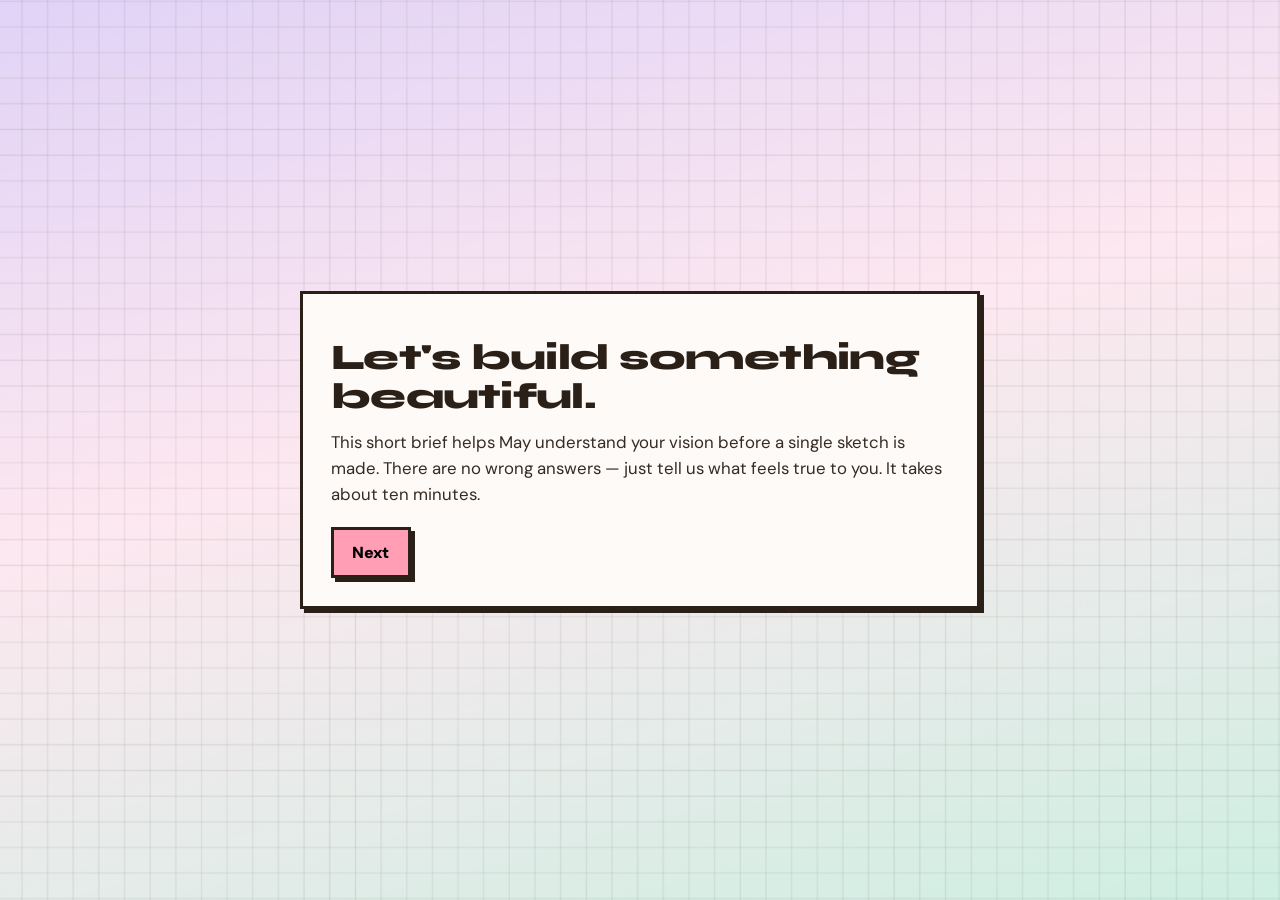
<file: start.html>
<!DOCTYPE html>
<html lang="en-GB">
<head>
  <meta charset="UTF-8">
  <meta name="viewport" content="width=device-width, initial-scale=1.0">
  <meta name="theme-color" content="#2a2018">
  <title>LunaClara Studio — Start</title>

  <link rel="preconnect" href="https://fonts.googleapis.com">
  <link rel="preconnect" href="https://fonts.gstatic.com" crossorigin>
  <link href="https://fonts.googleapis.com/css2?family=DM+Sans:ital,opsz,wght@0,9..40,400;0,9..40,500;0,9..40,600;0,9..40,700;1,9..40,400&family=Syne:wght@600;700;800&display=swap" rel="stylesheet">
  <link rel="stylesheet" href="css/styles.css?v=start1">

  <style>
    /* Page-specific layer: keep site variables + fonts, adjust layout */
    body {
      background: url("assets/lunaclara_grid.png") center / cover no-repeat fixed;
      min-height: 100vh;
    }

    .brief-shell {
      min-height: 100vh;
      display: grid;
      place-items: center;
      padding: clamp(1.25rem, 5vw, 2.5rem) 1.25rem;
    }

    .brief-card {
      width: min(680px, 90vw);
      background: var(--cream);
      border: 3px solid var(--border);
      border-radius: 0;
      box-shadow: var(--shadow);
      padding: clamp(1.15rem, 3.5vw, 1.75rem);
      position: relative;
    }

    .brief-topline {
      display: flex;
      align-items: center;
      justify-content: space-between;
      gap: 0.75rem;
      margin-bottom: 1rem;
    }

    .brief-progress {
      font-weight: 700;
      font-size: 0.95rem;
      letter-spacing: 0.01em;
      opacity: 0.92;
    }

    .brief-optional {
      display: inline-block;
      font-size: 0.85rem;
      font-weight: 700;
      background: var(--butter);
      border: 2px solid var(--ink);
      box-shadow: 2px 2px 0 var(--ink);
      padding: 0.2rem 0.5rem;
      white-space: nowrap;
    }

    .brief-title {
      font-family: var(--font-display);
      font-weight: 800;
      font-size: clamp(1.6rem, 3.2vw, 2.25rem);
      line-height: 1.1;
      margin: 0 0 0.75rem;
      letter-spacing: -0.02em;
    }

    .brief-body {
      margin: 0 0 1rem;
      font-size: 1.05rem;
      line-height: 1.55;
      opacity: 0.95;
    }

    .brief-helper {
      margin: 0 0 1.1rem;
      font-size: 0.95rem;
      opacity: 0.86;
    }

    .brief-field {
      margin-bottom: 0.9rem;
    }

    .brief-field label {
      display: block;
      font-weight: 700;
      margin-bottom: 0.35rem;
    }

    .brief-input,
    .brief-textarea,
    .brief-file {
      width: 100%;
      font-family: var(--font-body);
      font-size: 1rem;
      padding: 0.65rem 0.75rem;
      border: 3px solid var(--ink);
      border-radius: 0;
      background: var(--cream);
    }

    .brief-textarea {
      min-height: 9rem;
      resize: vertical;
    }

    .brief-input:focus,
    .brief-textarea:focus,
    .brief-file:focus {
      outline: 3px solid var(--hot-pink);
      outline-offset: 2px;
    }

    .brief-row-3 {
      display: grid;
      grid-template-columns: 1fr;
      gap: 0.75rem;
    }

    @media (min-width: 640px) {
      .brief-row-3 {
        grid-template-columns: repeat(3, minmax(0, 1fr));
      }
    }

    .brief-tiles {
      display: grid;
      grid-template-columns: 1fr;
      gap: 0.75rem;
      margin: 0.25rem 0 0.25rem;
    }

    @media (min-width: 640px) {
      .brief-tiles {
        grid-template-columns: repeat(2, minmax(0, 1fr));
      }
    }

    .brief-tile {
      appearance: none;
      width: 100%;
      text-align: left;
      font-family: var(--font-body);
      font-weight: 800;
      font-size: 1rem;
      line-height: 1.2;
      padding: 0.9rem 0.9rem;
      background: var(--butter);
      border: 3px solid var(--ink);
      border-radius: 0;
      box-shadow: var(--shadow-sm);
      cursor: pointer;
      transition: transform 0.12s ease, box-shadow 0.12s ease, background 0.12s ease;
    }

    .brief-tile:hover,
    .brief-tile:focus-visible {
      background: var(--mint);
      transform: translate(-0.05em, -0.05em);
      box-shadow: 0.18em 0.18em 0 var(--ink);
      outline: none;
    }

    .brief-tile[aria-pressed="true"] {
      background: var(--hot-pink);
    }

    .brief-tile:active {
      transform: translate(0.05em, 0.05em);
      box-shadow: 0.06em 0.06em 0 var(--ink);
    }

    .brief-image-grid {
      display: grid;
      grid-template-columns: repeat(2, minmax(0, 1fr));
      gap: 0.75rem;
      margin: 0.5rem 0 0.75rem;
    }

    @media (min-width: 720px) {
      .brief-image-grid {
        grid-template-columns: repeat(3, minmax(0, 1fr));
      }
    }

    .brief-image-tile {
      background: var(--cream);
      border: 3px solid var(--ink);
      border-radius: 0;
      box-shadow: var(--shadow-sm);
      padding: 0.5rem;
      cursor: pointer;
      transition: transform 0.12s ease, box-shadow 0.12s ease, background 0.12s ease;
    }

    .brief-image-tile:hover,
    .brief-image-tile:focus-visible {
      background: var(--mint);
      transform: translate(-0.05em, -0.05em);
      box-shadow: 0.18em 0.18em 0 var(--ink);
      outline: none;
    }

    .brief-image-tile[aria-pressed="true"] {
      background: var(--hot-pink);
    }

    .brief-image-tile img {
      width: 100%;
      height: 100%;
      aspect-ratio: 4 / 3;
      object-fit: contain;
      background: #fff;
      border: 2px solid var(--ink);
    }

    .brief-actions {
      display: flex;
      align-items: center;
      justify-content: space-between;
      margin-top: 1.25rem;
      gap: 0.75rem;
    }

    .brief-back {
      font-family: var(--font-body);
      font-weight: 900;
      font-size: 1rem;
      padding: 0.75rem 1.15rem;
      background: var(--butter);
      border: 3px solid var(--ink);
      border-radius: 0;
      box-shadow: var(--shadow);
      cursor: pointer;
      transition: transform 0.12s ease, box-shadow 0.12s ease, background 0.12s ease;
    }

    .brief-back:hover,
    .brief-back:focus-visible {
      background: var(--mint);
      transform: translate(-0.05em, -0.05em);
      box-shadow: 0.18em 0.18em 0 var(--ink);
      outline: none;
    }

    .brief-back:active {
      transform: translate(0.05em, 0.05em);
      box-shadow: 0.06em 0.06em 0 var(--ink);
    }

    .brief-next {
      font-family: var(--font-body);
      font-weight: 900;
      font-size: 1rem;
      padding: 0.75rem 1.15rem;
      background: var(--hot-pink);
      border: 3px solid var(--ink);
      border-radius: 0;
      box-shadow: var(--shadow);
      cursor: pointer;
      transition: transform 0.12s ease, box-shadow 0.12s ease, background 0.12s ease;
    }

    .brief-next:hover,
    .brief-next:focus-visible {
      background: var(--mint);
      transform: translate(-0.05em, -0.05em);
      box-shadow: 0.18em 0.18em 0 var(--ink);
      outline: none;
    }

    .brief-next:active {
      transform: translate(0.05em, 0.05em);
      box-shadow: 0.06em 0.06em 0 var(--ink);
    }

    .brief-error {
      margin-top: 0.75rem;
      font-weight: 700;
      background: var(--blush);
      border: 3px solid var(--ink);
      box-shadow: var(--shadow-sm);
      padding: 0.75rem 0.85rem;
    }

    .brief-hidden {
      display: none !important;
    }

    .palette-card {
      border: 2px solid #2a2018;
      cursor: pointer;
      transition: box-shadow 0.15s;
      background: #fff;
      margin-bottom: 12px;
    }

    .palette-card:hover { box-shadow: 4px 4px 0 #2a2018; }

    .palette-card.selected {
      box-shadow: 6px 6px 0 #2a2018;
      outline: 3px solid #2a2018;
      outline-offset: 2px;
    }

    .palette-swatches { display: flex; height: 72px; }
    .palette-swatches span { flex: 1; }
    .palette-body { padding: 16px 20px; }

    .palette-label {
      display: inline-block;
      font-size: 11px;
      font-weight: 600;
      letter-spacing: 0.08em;
      text-transform: uppercase;
      padding: 3px 10px;
      margin-bottom: 10px;
    }

    .palette-desc { font-size: 14px; color: #2a2018; margin: 0 0 6px; line-height: 1.6; }
    .palette-best { font-size: 13px; font-style: italic; margin: 0 0 12px; }
    .palette-hexes { display: flex; flex-wrap: wrap; gap: 6px; }
    .palette-hexes span { font-size: 11px; border: 1.5px solid #2a2018; padding: 2px 7px; color: #2a2018; }

    .style-card {
      border: 2px solid var(--ink);
      cursor: pointer;
      background: var(--cream);
      transition: box-shadow 0.15s, transform 0.12s;
    }
    .style-card:hover {
      box-shadow: 4px 4px 0 var(--ink);
      transform: translate(-0.05em, -0.05em);
    }
    .style-card.selected {
      box-shadow: 6px 6px 0 var(--ink);
      outline: 3px solid var(--ink);
      outline-offset: 2px;
      background: var(--mint);
    }
    .style-card-inner {
      display: flex;
      gap: 0;
    }
    .style-card-img {
      width: 140px;
      min-width: 140px;
      height: 140px;
      object-fit: contain;
      background: #fff;
      padding: 10px;
      border-right: 2px solid var(--ink);
      display: block;
    }
    .style-card-body {
      padding: 14px 16px;
      flex: 1;
    }
    .style-card-label {
      display: inline-block;
      font-size: 11px;
      font-weight: 700;
      letter-spacing: 0.08em;
      text-transform: uppercase;
      background: var(--ink);
      color: var(--cream);
      padding: 2px 8px;
      margin-bottom: 8px;
    }
    .style-card-desc {
      font-size: 13px;
      color: var(--ink);
      margin: 0 0 6px;
      line-height: 1.6;
    }
    .style-card-best {
      font-size: 12px;
      font-style: italic;
      color: #888;
      margin: 0;
    }
    .style-card-none {
      padding: 18px 22px;
      text-align: center;
      font-size: 14px;
      font-weight: 700;
      border-style: dashed;
      background: #fafafa;
    }
    .style-card-none.selected {
      background: var(--mint);
    }

    @media (max-width: 480px) {
      .style-card-inner {
        flex-direction: column;
      }
      .style-card-img {
        width: 100%;
        min-width: unset;
        height: 160px;
        border-right: none;
        border-bottom: 2px solid var(--ink);
      }
    }
  </style>
</head>

<body>
  <main class="brief-shell" id="main">
    <section class="brief-card" id="brief" aria-label="Client onboarding brief">
      <div class="brief-topline">
        <div class="brief-progress" id="progress">Question 1 of 10</div>
        <div class="brief-optional brief-hidden" id="optional-tag">Optional</div>
      </div>

      <h1 class="brief-title" id="q-title"></h1>
      <p class="brief-body" id="q-body"></p>
      <p class="brief-helper" id="q-helper"></p>

      <form id="brief-form" enctype="multipart/form-data" novalidate>
        <input type="text" name="_gotcha" class="sr-only" tabindex="-1" autocomplete="off" aria-label="Leave this field blank">
        <input type="hidden" name="source" value="lunaclara.studio start brief">
        <div id="q-inputs"></div>

        <div id="submit-error" class="brief-error brief-hidden" role="alert">
          Something went wrong — please email hello@lunaclara.studio directly and we'll sort it.
        </div>

        <div class="brief-actions">
          <button class="brief-back brief-hidden" type="button" id="back-btn">Back</button>
          <button class="brief-next" type="submit" id="next-btn">Next</button>
        </div>
      </form>
    </section>
  </main>

  <script>
    const FORMSPREE_ENDPOINT = "https://formspree.io/f/mqegjlgr";

    const state = {
      stepIndex: 0,
      answers: {
        projectName: "Seeds of Change",
      },
      files: {},
      submitting: false,
    };

    const steps = [
      {
        id: "welcome",
        kind: "screen",
        title: "Let's build something beautiful.",
        body: "This short brief helps May understand your vision before a single sketch is made. There are no wrong answers — just tell us what feels true to you. It takes about ten minutes.",
        helper: "",
        optional: false,
      },
      {
        id: "q1",
        kind: "textarea",
        title: "In your own words, what is Seeds of Change all about?",
        helper: "Take your time with this one. Don't worry about getting it perfect — just tell us what you'd tell a friend.",
        name: "about",
        optional: false,
      },
      {
        id: "q2",
        kind: "tripleText",
        title: "What are three words you'd love people to feel when they see your logo?",
        helper: "Think feeling not description. Not 'green' or 'round' — more like 'safe' or 'hopeful' or 'grounded.'",
        names: ["word1", "word2", "word3"],
        labels: ["First word", "Second word", "Third word"],
        optional: false,
      },
      {
        id: "q3",
        kind: "textarea",
        title: "Who is your ideal client? Who are they and what are they searching for?",
        helper: "As much or as little as you like. Even a rough sketch helps.",
        name: "idealClient",
        optional: false,
      },
      {
        id: "q4",
        kind: "singleTiles",
        title: "Do you have any existing brand elements you'd like to keep, or is this a completely fresh start?",
        helper: "",
        name: "brandStartingPoint",
        options: [
          "I have some colours or fonts I'd like to keep",
          "Fresh start, completely open",
          "Not sure yet, happy to be guided",
        ],
        optional: false,
      },
      {
        id: "q5",
        kind: "paletteCards",
        title: "What colour moods feel right for Seeds of Change?",
        helper: "Pick as many or as few as feel right.",
        name: "colourMoods",
        optional: false,
      },
      {
        id: "q6",
        kind: "styleCards",
        title: "Which of these visual styles speaks to you?",
        body: "Take a look at the examples below and select any that feel right — there's no wrong answer and you can choose more than one. If nothing fits, select \"None of these feel right\" and tell us what you're drawn to instead.",
        helper: "",
        name: "visualStyles",
        optional: false,
        styles: [
          {
            id: "botanical-illustrated",
            name: "Botanical Illustrated",
            desc: "Hand-drawn nature illustration — leaves, flowers, fine organic detail. Feels considered and rooted. The mark itself tells a story about the natural world.",
            best: "Best for: practices with a strong connection to growth, nature or the botanical meaning of their name",
            img: "assets/brief/logo_examples/botanical-illustrated.png",
          },
          {
            id: "clean-typographic",
            name: "Clean Typographic",
            desc: "The name does the work. No icon, no illustration — just beautifully considered lettering with real presence. Confident and uncluttered.",
            best: "Best for: practices where the name itself is strong enough to carry the identity",
            img: "assets/brief/logo_examples/clean-typographic.png",
          },
          {
            id: "simple-twist",
            name: "Simple Twist",
            desc: "A clean mark with one unexpected detail — a notch, a hidden shape, a clever negative space. Memorable without being complicated.",
            best: "Best for: practices that want to feel modern and considered, with a quiet signature detail",
            img: "assets/brief/logo_examples/simple-twist.png",
          },
          {
            id: "stamp-seal",
            name: "Stamp & Seal",
            desc: "A circular badge or emblem — heritage, credibility, craft. Feels established and trustworthy. Works beautifully on stationery and print.",
            best: "Best for: practices that want to feel grounded, official and warm at the same time",
            img: "assets/brief/logo_examples/stamp-seal.png",
          },
          {
            id: "toasty",
            name: "Toasty",
            desc: "Rounded letterforms, soft curves, hand-touched warmth. Approachable and human — the visual equivalent of a warm handshake. Feels personal rather than corporate.",
            best: "Best for: practices where approachability and emotional warmth are the first thing clients need to feel",
            img: "assets/brief/logo_examples/toasty.png",
          },
          {
            id: "soft-illustrated",
            name: "Soft Illustrated",
            desc: "A painterly, watercolour-style illustration — loose, warm, full of personality. Feels handmade and deeply personal. No two feel quite alike.",
            best: "Best for: practices with a distinctive character and a client base that values the human over the polished",
            img: "assets/brief/logo_examples/soft-illustrated.png",
          },
          {
            id: "abstract-symbolic",
            name: "Abstract & Symbolic",
            desc: "A geometric mark where meaning is embedded rather than literal. The shape suggests something without spelling it out. Often the most versatile and enduring style.",
            best: "Best for: practices that want a strong, distinctive mark that works across every context and scale",
            img: "assets/brief/logo_examples/abstract-symbolic.png",
          },
        ],
      },
      {
        id: "q8",
        kind: "linkAndUpload",
        title: "Any inspiration you want to share?",
        helper: "Completely optional. Could be a logo, a colour, a mood — anything that makes you think yes, that.",
        linkName: "inspoLink",
        fileName: "inspoUpload",
        optional: true,
      },
      {
        id: "q9",
        kind: "textarea",
        title: "Is there anything you definitely do not want to see in your logo?",
        helper: "This is just as useful as knowing what you love. Nothing is too small to mention.",
        name: "avoid",
        optional: false,
      },
      {
        id: "q10",
        kind: "textarea",
        title: "Anything else you'd like May to know before we get started?",
        helper: "The floor is yours.",
        name: "anythingElse",
        optional: true,
      },
      {
        id: "thanks",
        kind: "screen",
        title: "That's everything — thank you.",
        body: "May will be in touch within two working days to talk through what comes next. In the meantime you can always reach her at hello@lunaclara.studio. Looking forward to making something you love.",
        helper: "",
        optional: false,
      },
    ];

    const briefEl = document.getElementById("brief");
    const progressEl = document.getElementById("progress");
    const optionalTagEl = document.getElementById("optional-tag");
    const titleEl = document.getElementById("q-title");
    const bodyEl = document.getElementById("q-body");
    const helperEl = document.getElementById("q-helper");
    const inputsEl = document.getElementById("q-inputs");
    const briefForm = document.getElementById("brief-form");
    const backBtn = document.getElementById("back-btn");
    const nextBtn = document.getElementById("next-btn");
    const submitErrorEl = document.getElementById("submit-error");

    function show(el) { el.classList.remove("brief-hidden"); }
    function hide(el) { el.classList.add("brief-hidden"); }

    function setSubmitError(visible) {
      visible ? show(submitErrorEl) : hide(submitErrorEl);
    }

    function clampStepIndex() {
      if (state.stepIndex < 0) state.stepIndex = 0;
      if (state.stepIndex >= steps.length) state.stepIndex = steps.length - 1;
    }

    function isFormStep(step) {
      return step.id !== "welcome" && step.id !== "thanks";
    }

    function getQuestionNumber() {
      const questionSteps = steps.filter(s => isFormStep(s));
      const current = steps[state.stepIndex];
      const idx = questionSteps.findIndex(s => s.id === current.id);
      return { idx: idx === -1 ? null : idx + 1, total: questionSteps.length };
    }

    function progressText() {
      const current = steps[state.stepIndex];
      if (!isFormStep(current)) return "";
      const { idx, total } = getQuestionNumber();
      return `Question ${idx} of ${total}`;
    }

    function renderScreen(step) {
      titleEl.textContent = step.title || "";
      bodyEl.textContent = step.body || "";
      helperEl.textContent = step.helper || "";
      inputsEl.innerHTML = "";
      hide(optionalTagEl);
      progressEl.textContent = step.id === "welcome" ? "" : "";
      nextBtn.textContent = step.id === "thanks" ? "Done" : "Next";
      nextBtn.disabled = false;
      setSubmitError(false);
    }

    function createField(labelText, inputEl) {
      const wrap = document.createElement("div");
      wrap.className = "brief-field";
      if (labelText) {
        const label = document.createElement("label");
        label.textContent = labelText;
        if (inputEl.id) label.htmlFor = inputEl.id;
        wrap.appendChild(label);
      }
      wrap.appendChild(inputEl);
      return wrap;
    }

    function renderTextarea(step) {
      const textarea = document.createElement("textarea");
      textarea.className = "brief-textarea";
      textarea.name = step.name;
      textarea.id = step.name;
      textarea.value = state.answers[step.name] || "";
      textarea.placeholder = "";
      textarea.required = !step.optional;
      textarea.addEventListener("input", () => {
        state.answers[step.name] = textarea.value;
      });
      inputsEl.appendChild(createField("", textarea));
    }

    function renderTripleText(step) {
      const row = document.createElement("div");
      row.className = "brief-row-3";
      step.names.forEach((name, i) => {
        const input = document.createElement("input");
        input.type = "text";
        input.className = "brief-input";
        input.name = name;
        input.id = name;
        input.value = state.answers[name] || "";
        input.autocomplete = "off";
        input.required = !step.optional;
        input.addEventListener("input", () => {
          state.answers[name] = input.value;
        });
        const field = createField(step.labels[i], input);
        row.appendChild(field);
      });
      inputsEl.appendChild(row);
    }

    function renderSingleTiles(step) {
      const group = document.createElement("div");
      group.className = "brief-tiles";

      step.options.forEach((opt) => {
        const btn = document.createElement("button");
        btn.type = "button";
        btn.className = "brief-tile";
        btn.textContent = opt;
        btn.setAttribute("aria-pressed", state.answers[step.name] === opt ? "true" : "false");
        btn.addEventListener("click", () => {
          state.answers[step.name] = opt;
          [...group.querySelectorAll("button")].forEach(b => b.setAttribute("aria-pressed", b === btn ? "true" : "false"));
        });
        group.appendChild(btn);
      });

      inputsEl.appendChild(group);

      // Q4 reveal panel — shown only when brand elements tile is selected
      const BRAND_ELEMENTS_OPTION = "I have some colours or fonts I'd like to keep";

      if (step.options.includes(BRAND_ELEMENTS_OPTION)) {

        const revealWrap = document.createElement("div");
        revealWrap.id = "q4-reveal";
        revealWrap.style.cssText = "display:none; margin-top: 1rem;";

        // Description field
        const descLabel = document.createElement("label");
        descLabel.textContent = "Describe any colours or fonts you'd like us to work with. Hex codes are great if you have them, but plain descriptions work too — \"a deep teal\", \"something like the green on my current website\", \"a serif font, quite elegant\".";
        descLabel.htmlFor = "q4b_description";
        descLabel.style.cssText = "display:block; font-weight:700; margin-bottom:0.35rem;";

        const descTextarea = document.createElement("textarea");
        descTextarea.className = "brief-textarea";
        descTextarea.name = "q4b_description";
        descTextarea.id = "q4b_description";
        descTextarea.placeholder = "My current colours are... / I've always used... / I'd like to keep...";
        descTextarea.value = state.answers["q4b_description"] || "";
        descTextarea.required = false;
        descTextarea.addEventListener("input", () => {
          state.answers["q4b_description"] = descTextarea.value;
        });

        const descField = document.createElement("div");
        descField.className = "brief-field";
        descField.appendChild(descLabel);
        descField.appendChild(descTextarea);

        // File upload field
        const fileLabel = document.createElement("label");
        fileLabel.textContent = "Upload anything useful — an existing logo, a brand guideline, a screenshot of a font or colour you like. Any format is fine.";
        fileLabel.htmlFor = "q4b_file";
        fileLabel.style.cssText = "display:block; font-weight:700; margin-bottom:0.35rem;";

        const fileInput = document.createElement("input");
        fileInput.type = "file";
        fileInput.className = "brief-file";
        fileInput.name = "q4b_file";
        fileInput.id = "q4b_file";
        fileInput.accept = "image/*,.pdf,.ai,.eps,.svg,.zip";
        fileInput.required = false;
        fileInput.addEventListener("change", () => {
          const f = fileInput.files && fileInput.files[0] ? fileInput.files[0] : null;
          state.files["q4b_file"] = f;
        });

        const fileField = document.createElement("div");
        fileField.className = "brief-field";
        fileField.appendChild(fileLabel);
        fileField.appendChild(fileInput);

        revealWrap.appendChild(descField);
        revealWrap.appendChild(fileField);
        inputsEl.appendChild(revealWrap);

        // Wire reveal to tile clicks
        function syncQ4Reveal() {
          const isSelected = state.answers[step.name] === BRAND_ELEMENTS_OPTION;
          revealWrap.style.display = isSelected ? "block" : "none";
        }

        // Re-wire existing tile buttons to also trigger reveal
        [...group.querySelectorAll("button")].forEach(btn => {
          btn.addEventListener("click", syncQ4Reveal);
        });

        // Set initial state on render
        syncQ4Reveal();
      }
    }

    function renderMultiTilesWithOther(step) {
      const group = document.createElement("div");
      group.className = "brief-tiles";
      const selected = new Set(Array.isArray(state.answers[step.name]) ? state.answers[step.name] : []);

      const otherWrap = document.createElement("div");
      otherWrap.className = "brief-field brief-hidden";

      const otherLabel = document.createElement("label");
      otherLabel.textContent = step.otherPrompt;
      otherLabel.htmlFor = step.otherName;
      const otherTextarea = document.createElement("textarea");
      otherTextarea.className = "brief-textarea";
      otherTextarea.name = step.otherName;
      otherTextarea.id = step.otherName;
      otherTextarea.value = state.answers[step.otherName] || "";
      otherTextarea.required = false;
      otherTextarea.addEventListener("input", () => {
        state.answers[step.otherName] = otherTextarea.value;
      });
      otherWrap.appendChild(otherLabel);
      otherWrap.appendChild(otherTextarea);

      function syncOtherVisibility() {
        if (selected.has(step.otherOption)) show(otherWrap);
        else hide(otherWrap);
      }

      step.options.forEach((opt) => {
        const btn = document.createElement("button");
        btn.type = "button";
        btn.className = "brief-tile";
        btn.textContent = opt;
        btn.setAttribute("aria-pressed", selected.has(opt) ? "true" : "false");
        btn.addEventListener("click", () => {
          if (selected.has(opt)) selected.delete(opt);
          else selected.add(opt);
          btn.setAttribute("aria-pressed", selected.has(opt) ? "true" : "false");
          state.answers[step.name] = [...selected];
          syncOtherVisibility();
        });
        group.appendChild(btn);
      });

      inputsEl.appendChild(group);
      inputsEl.appendChild(otherWrap);
      syncOtherVisibility();
    }

    function renderPaletteCards(step) {
      const selected = new Set(Array.isArray(state.answers[step.name]) ? state.answers[step.name] : []);

      const wrap = document.createElement("div");
      wrap.innerHTML = `
<!-- DAMSON & LIME -->
<div class="palette-card" onclick="this.classList.toggle('selected')">
  <div class="palette-swatches">
    <span style="flex:2;background:#1E0F1A;"></span>
    <span style="flex:2;background:#D6E681;"></span>
    <span style="flex:1;background:#FEFAF4;"></span>
  </div>
  <div class="palette-body">
    <span class="palette-label" style="background:#1E0F1A;color:#D6E681;">Damson &amp; Lime</span>
    <p class="palette-desc">If your practice holds space for the full weight of human experience — grief, transition, the things that don't resolve neatly — this palette might feel like yours. The deep damson is serious without being cold, and the lime lifts it somewhere unexpected. It doesn't look like a therapy logo. That might be exactly the point.</p>
    <p class="palette-best">Best for: bold typographic or abstract mark with strong contrast</p>
    <div class="palette-hexes"><span>#1E0F1A</span><span>#D6E681</span><span>#FEFAF4</span></div>
  </div>
</div>

<!-- FERN & FIG -->
<div class="palette-card" onclick="this.classList.toggle('selected')">
  <div class="palette-swatches">
    <span style="flex:2;background:#2D4A35;"></span>
    <span style="flex:2;background:#C4826E;"></span>
    <span style="flex:1;background:#F6F0EB;"></span>
  </div>
  <div class="palette-body">
    <span class="palette-label" style="background:#2D4A35;color:#F6F0EB;">Fern &amp; Fig</span>
    <p class="palette-desc">If your work feels like something growing in low light — patient, rooted, quietly transformative — this palette might resonate. The deep fig-leaf green has real weight, and the warm terracotta accent brings a human warmth that stops it reading as clinical. Nothing about this says generic wellness. It says you've thought about it.</p>
    <p class="palette-best">Best for: botanical illustrative mark or organic abstract form</p>
    <div class="palette-hexes"><span>#2D4A35</span><span>#C4826E</span><span>#F6F0EB</span></div>
  </div>
</div>

<!-- DARK ROSE & MINT -->
<div class="palette-card" onclick="this.classList.toggle('selected')">
  <div class="palette-swatches">
    <span style="flex:2;background:#2A0F1E;"></span>
    <span style="flex:2;background:#CFEE9E;"></span>
    <span style="flex:1;background:#F5E8EE;"></span>
  </div>
  <div class="palette-body">
    <span class="palette-label" style="background:#2A0F1E;color:#CFEE9E;">Dark Rose &amp; Mint</span>
    <p class="palette-desc">If you want your practice to feel distinctive, considered and quietly bold — this might be the one. The deep rose-black is rare in therapeutic branding, and the soft mint brings it back to something alive and gentle. The pale blush neutral ties it together without sweetening it. This palette has depth, in every sense.</p>
    <p class="palette-best">Best for: symbolic or abstract mark — particularly suits LGBTQ+ affirming and relational practice</p>
    <div class="palette-hexes"><span>#2A0F1E</span><span>#CFEE9E</span><span>#F5E8EE</span></div>
  </div>
</div>

<!-- HUNTER & MIST -->
<div class="palette-card" onclick="this.classList.toggle('selected')">
  <div class="palette-swatches">
    <span style="flex:2;background:#386150;"></span>
    <span style="flex:2;background:#58B09C;"></span>
    <span style="flex:1;background:#CAF7E2;"></span>
  </div>
  <div class="palette-body">
    <span class="palette-label" style="background:#386150;color:#CAF7E2;">Hunter &amp; Mist</span>
    <p class="palette-desc">If your practice feels like movement — like things actually shifting, changing, finding their way toward light — this palette might speak to you. The hunter green is grounded and directional, and the teal accent carries a freshness that feels genuinely alive. Of all the options here, this one feels most like growth as a lived experience rather than a concept.</p>
    <p class="palette-best">Best for: botanical or abstract mark — strong contrast at all scales</p>
    <div class="palette-hexes"><span>#386150</span><span>#58B09C</span><span>#CAF7E2</span></div>
  </div>
</div>

<!-- MOSS GARDEN -->
<div class="palette-card" onclick="this.classList.toggle('selected')">
  <div class="palette-swatches">
    <span style="flex:2;background:#1A3A2E;"></span>
    <span style="flex:2;background:#C4A882;"></span>
    <span style="flex:1;background:#F2EDE4;"></span>
  </div>
  <div class="palette-body">
    <span class="palette-label" style="background:#1A3A2E;color:#F2EDE4;">Moss Garden</span>
    <p class="palette-desc">If Seeds of Change feels like more than a name to you — if it describes something real about how you work and what you believe — this palette might be the most honest expression of that. Deep forest green, warm sand, linen. It feels like actual soil, actual leaves. Earthy without being rustic, botanical without being obvious.</p>
    <p class="palette-best">Best for: detailed botanical illustrative mark or strong typographic logo</p>
    <div class="palette-hexes"><span>#1A3A2E</span><span>#C4A882</span><span>#F2EDE4</span></div>
  </div>
</div>

<!-- WILLOW & LAVENDER -->
<div class="palette-card" onclick="this.classList.toggle('selected')">
  <div class="palette-swatches">
    <span style="flex:2;background:#88D18A;"></span>
    <span style="flex:2;background:#6A5B6E;"></span>
    <span style="flex:1;background:#CCDDB7;"></span>
  </div>
  <div class="palette-body">
    <span class="palette-label" style="background:#6A5B6E;color:#CCDDB7;">Willow &amp; Lavender</span>
    <p class="palette-desc">If your practice holds a particular commitment to emotional safety — for neurodivergent clients, for the LGBTQ+ community, for anyone who needs to feel seen before they can feel heard — this palette carries that signal clearly. The willow green is warm and alive, the dusty lavender quietly communicates care and consideration. Together they feel gentle without being soft.</p>
    <p class="palette-best">Best for: abstract or symbolic mark — particularly suits inclusive and affirming practice</p>
    <div class="palette-hexes"><span>#88D18A</span><span>#6A5B6E</span><span>#CCDDB7</span></div>
  </div>
</div>

<!-- NONE OF THESE -->
<div class="palette-card" style="background:#fafafa;border-style:dashed;text-align:center;padding:18px 22px;font-size:14px;color:#2a2018;" onclick="this.classList.toggle('selected')">
  None of these feel right
</div>
      `.trim();

      const cards = [...wrap.querySelectorAll(".palette-card")];

      function cardName(card) {
        const label = card.querySelector(".palette-label");
        if (label) return label.textContent.trim();
        return card.textContent.trim();
      }

      // Restore selection state from answers
      cards.forEach((card) => {
        const name = cardName(card);
        if (name && selected.has(name)) card.classList.add("selected");
      });

      // Bubble listener reads final class after inline onclick toggles
      wrap.addEventListener("click", (e) => {
        const card = e.target.closest(".palette-card");
        if (!card) return;

        const name = cardName(card);
        if (!name) return;

        const isSelected = card.classList.contains("selected");
        if (isSelected) selected.add(name);
        else selected.delete(name);

        state.answers[step.name] = [...selected];
      });

      inputsEl.appendChild(wrap);
    }

    function renderStyleCards(step) {
      const selected = new Set(Array.isArray(state.answers[step.name]) ? state.answers[step.name] : []);

      const wrap = document.createElement("div");
      wrap.style.cssText = "display:flex;flex-direction:column;gap:12px;";

      step.styles.forEach((style) => {
        const card = document.createElement("div");
        card.className = "style-card";
        if (selected.has(style.id)) card.classList.add("selected");
        card.dataset.id = style.id;

        card.innerHTML = `
      <div class="style-card-inner">
        <img class="style-card-img" src="${style.img}" alt="${style.name} logo example" loading="lazy">
        <div class="style-card-body">
          <span class="style-card-label">${style.name}</span>
          <p class="style-card-desc">${style.desc}</p>
          <p class="style-card-best">${style.best}</p>
        </div>
      </div>
    `;

        card.addEventListener("click", () => {
          card.classList.toggle("selected");
          if (selected.has(style.id)) selected.delete(style.id);
          else selected.add(style.id);
          state.answers[step.name] = [...selected];
          syncNoneStyle();
        });

        wrap.appendChild(card);
      });

      // None of these tile
      const noneTile = document.createElement("div");
      noneTile.className = "style-card style-card-none";
      noneTile.dataset.id = "none";
      if (selected.has("none")) noneTile.classList.add("selected");
      noneTile.textContent = "None of these feel right";
      noneTile.addEventListener("click", () => {
        noneTile.classList.toggle("selected");
        if (selected.has("none")) selected.delete("none");
        else selected.add("none");
        state.answers[step.name] = [...selected];
      });
      wrap.appendChild(noneTile);

      // Always-visible free text field
      const textField = document.createElement("div");
      textField.className = "brief-field";
      textField.style.marginTop = "8px";

      const textLabel = document.createElement("label");
      textLabel.htmlFor = "visualStylesOther";
      textLabel.textContent = "Tell us more about the styles you're drawn to — or describe something you've seen that you loved. Any references, vibes or words that feel right are useful.";
      textLabel.style.cssText = "display:block;font-weight:700;margin-bottom:0.35rem;";

      const textArea = document.createElement("textarea");
      textArea.className = "brief-textarea";
      textArea.name = "visualStylesOther";
      textArea.id = "visualStylesOther";
      textArea.placeholder = "I love logos that feel... / I once saw a logo that... / I'd like to avoid...";
      textArea.value = state.answers["visualStylesOther"] || "";
      textArea.required = false;
      textArea.addEventListener("input", () => {
        state.answers["visualStylesOther"] = textArea.value;
      });

      textField.appendChild(textLabel);
      textField.appendChild(textArea);
      wrap.appendChild(textField);

      function syncNoneStyle() {}

      inputsEl.appendChild(wrap);
    }

    function renderImageChoices(step) {
      const grid = document.createElement("div");
      grid.className = "brief-image-grid";
      const selected = new Set(Array.isArray(state.answers[step.name]) ? state.answers[step.name] : []);

      step.images.forEach((img) => {
        const tile = document.createElement("button");
        tile.type = "button";
        tile.className = "brief-image-tile";
        tile.setAttribute("aria-pressed", selected.has(img.id) ? "true" : "false");
        tile.setAttribute("aria-label", `Toggle ${img.alt}`);

        const image = document.createElement("img");
        image.src = img.src;
        image.alt = img.alt;
        image.loading = "lazy";
        image.decoding = "async";

        tile.appendChild(image);

        tile.addEventListener("click", () => {
          if (selected.has(img.id)) selected.delete(img.id);
          else selected.add(img.id);
          tile.setAttribute("aria-pressed", selected.has(img.id) ? "true" : "false");
          state.answers[step.name] = [...selected];
        });

        grid.appendChild(tile);
      });

      const note = document.createElement("textarea");
      note.className = "brief-textarea";
      note.name = step.noteName;
      note.id = step.noteName;
      note.placeholder = step.notePrompt;
      note.value = state.answers[step.noteName] || "";
      note.required = false;
      note.addEventListener("input", () => {
        state.answers[step.noteName] = note.value;
      });

      inputsEl.appendChild(grid);
      inputsEl.appendChild(createField(step.notePrompt, note));
    }

    function renderLinkAndUpload(step) {
      const link = document.createElement("input");
      link.type = "url";
      link.className = "brief-input";
      link.name = step.linkName;
      link.id = step.linkName;
      link.placeholder = "https://";
      link.value = state.answers[step.linkName] || "";
      link.required = false;
      link.addEventListener("input", () => {
        state.answers[step.linkName] = link.value;
      });

      const file = document.createElement("input");
      file.type = "file";
      file.className = "brief-file";
      file.name = step.fileName;
      file.id = step.fileName;
      file.accept = "image/*";
      file.required = false;
      file.addEventListener("change", () => {
        const f = file.files && file.files[0] ? file.files[0] : null;
        state.files[step.fileName] = f;
      });

      inputsEl.appendChild(createField("Paste a link", link));
      inputsEl.appendChild(createField("Or upload an image", file));
    }

    function renderStep() {
      clampStepIndex();
      const step = steps[state.stepIndex];
      setSubmitError(false);

      titleEl.textContent = step.title || "";
      bodyEl.textContent = step.body || "";
      helperEl.textContent = step.helper || "";

      inputsEl.innerHTML = "";
      progressEl.textContent = progressText();

      if (step.optional) show(optionalTagEl);
      else hide(optionalTagEl);

      if (step.kind === "screen") {
        renderScreen(step);
        if (step.id === "welcome") {
          progressEl.textContent = "";
          nextBtn.textContent = "Next";
        }
        if (step.id === "thanks") {
          progressEl.textContent = "";
          nextBtn.textContent = "Done";
        }
        if (state.stepIndex > 0 && step.id !== "thanks") show(backBtn);
        else hide(backBtn);
        return;
      }

      nextBtn.textContent = step.id === "q10" ? "Submit" : "Next";
      if (state.stepIndex > 0) show(backBtn);
      else hide(backBtn);

      if (step.kind === "textarea") renderTextarea(step);
      if (step.kind === "tripleText") renderTripleText(step);
      if (step.kind === "singleTiles") renderSingleTiles(step);
      if (step.kind === "multiTilesWithOther") renderMultiTilesWithOther(step);
      if (step.kind === "styleCards") renderStyleCards(step);
      if (step.kind === "paletteCards") renderPaletteCards(step);
      if (step.kind === "imageChoices") renderImageChoices(step);
      if (step.kind === "linkAndUpload") renderLinkAndUpload(step);
    }

    function stepIsValid() {
      const step = steps[state.stepIndex];
      if (step.kind === "screen") return true;

      if (step.optional) return true;

      if (step.kind === "textarea") {
        return (state.answers[step.name] || "").trim().length > 0;
      }

      if (step.kind === "tripleText") {
        return step.names.every(n => (state.answers[n] || "").trim().length > 0);
      }

      if (step.kind === "singleTiles") {
        return typeof state.answers[step.name] === "string" && state.answers[step.name].trim().length > 0;
      }

      if (step.kind === "multiTilesWithOther") {
        const arr = Array.isArray(state.answers[step.name]) ? state.answers[step.name] : [];
        if (arr.length === 0) return false;
        if (arr.includes(step.otherOption)) return (state.answers[step.otherName] || "").trim().length > 0;
        return true;
      }

      if (step.kind === "paletteCards") {
        const arr = Array.isArray(state.answers[step.name]) ? state.answers[step.name] : [];
        return arr.length > 0;
      }

      if (step.kind === "styleCards") {
        const arr = Array.isArray(state.answers[step.name]) ? state.answers[step.name] : [];
        return arr.length > 0;
      }

      if (step.kind === "imageChoices") {
        return true;
      }

      if (step.kind === "linkAndUpload") {
        return true;
      }

      return true;
    }

    function collectPayload() {
      const data = new FormData();
      data.append("_subject", "New onboarding brief — LunaClara Studio");
      data.append("project", state.answers.projectName || "Seeds of Change");
      data.append("submittedAt", new Date().toISOString());

      Object.entries(state.answers).forEach(([key, value]) => {
        if (value === undefined || value === null) return;
        if (Array.isArray(value)) data.append(key, value.join(", "));
        else data.append(key, String(value));
      });

      Object.entries(state.files).forEach(([key, file]) => {
        if (file instanceof File) data.append(key, file, file.name);
      });

      return data;
    }

    async function submitAll() {
      state.submitting = true;
      nextBtn.disabled = true;
      setSubmitError(false);

      try {
        const res = await fetch(FORMSPREE_ENDPOINT, {
          method: "POST",
          body: collectPayload(),
          headers: { "Accept": "application/json" },
        });

        if (!res.ok) throw new Error("Formspree failed");

        state.stepIndex = steps.findIndex(s => s.id === "thanks");
        renderStep();
      } catch (err) {
        setSubmitError(true);
      } finally {
        state.submitting = false;
        nextBtn.disabled = false;
      }
    }

    briefForm.addEventListener("submit", async (e) => {
      e.preventDefault();
      const step = steps[state.stepIndex];

      if (step.id === "thanks") return;

      if (!stepIsValid()) {
        const first = briefForm.querySelector("textarea, input");
        if (first) first.focus();
        return;
      }

      if (step.id === "q10") {
        await submitAll();
        return;
      }

      state.stepIndex += 1;
      renderStep();
      const focusTarget = briefForm.querySelector("textarea, input, button");
      if (focusTarget) focusTarget.focus();
    });

    backBtn.addEventListener("click", () => {
      if (state.submitting) return;
      if (state.stepIndex <= 0) return;
      state.stepIndex -= 1;
      renderStep();
      const focusTarget = briefForm.querySelector("textarea, input, button");
      if (focusTarget) focusTarget.focus();
    });

    state.stepIndex = 0;
    renderStep();
  </script>
</body>
</html>
</file>
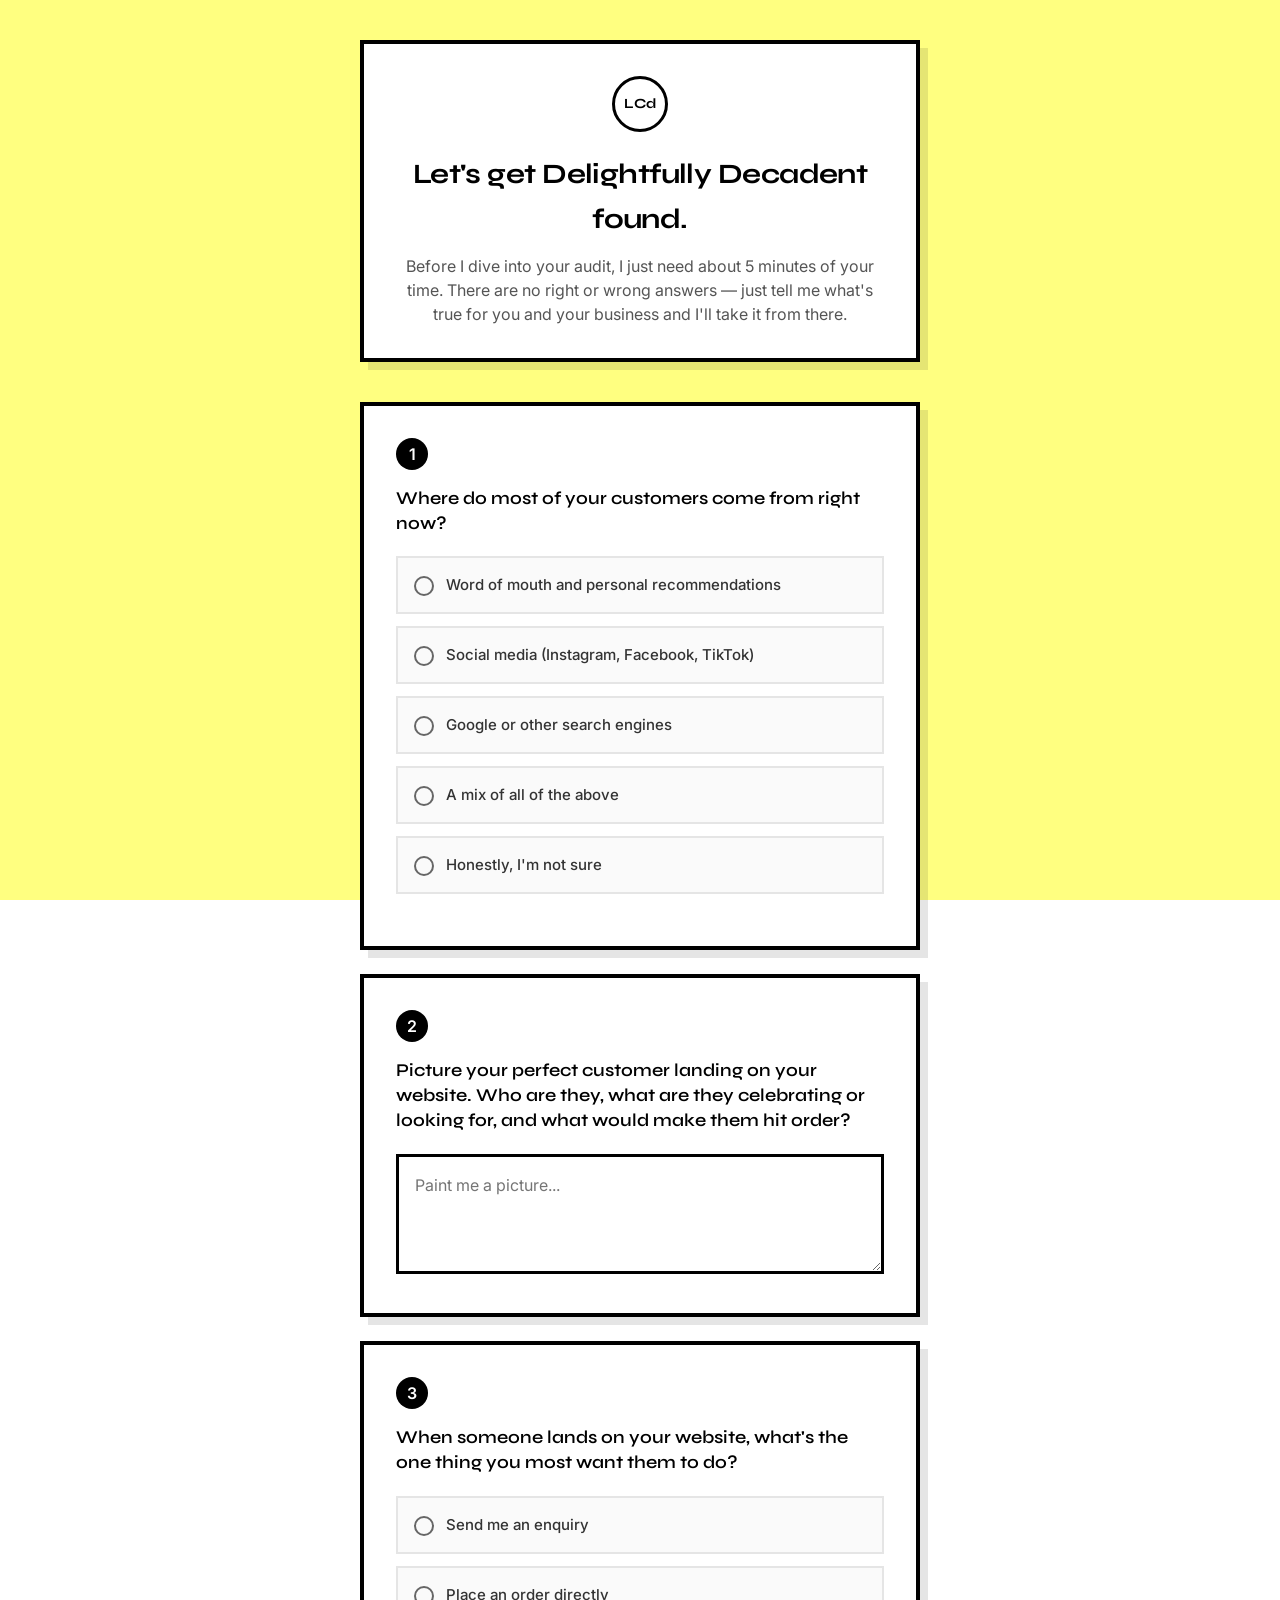
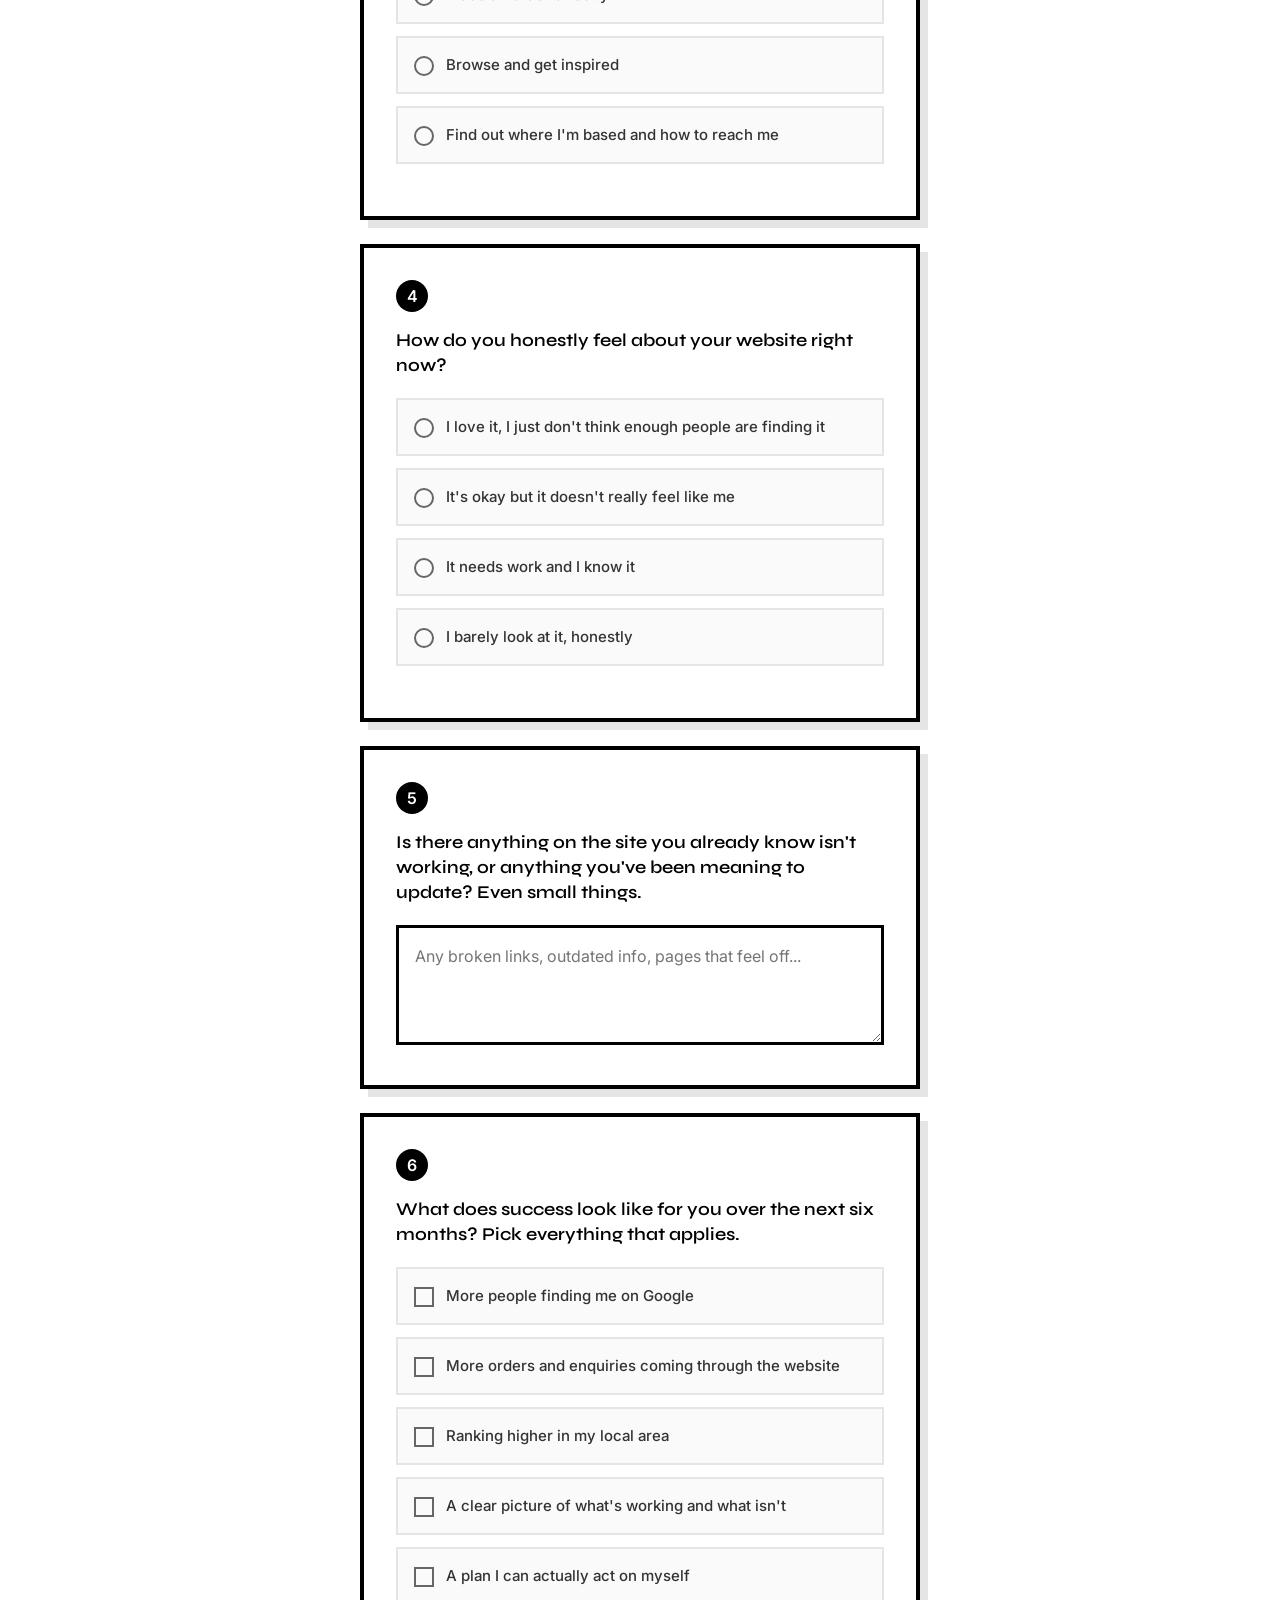
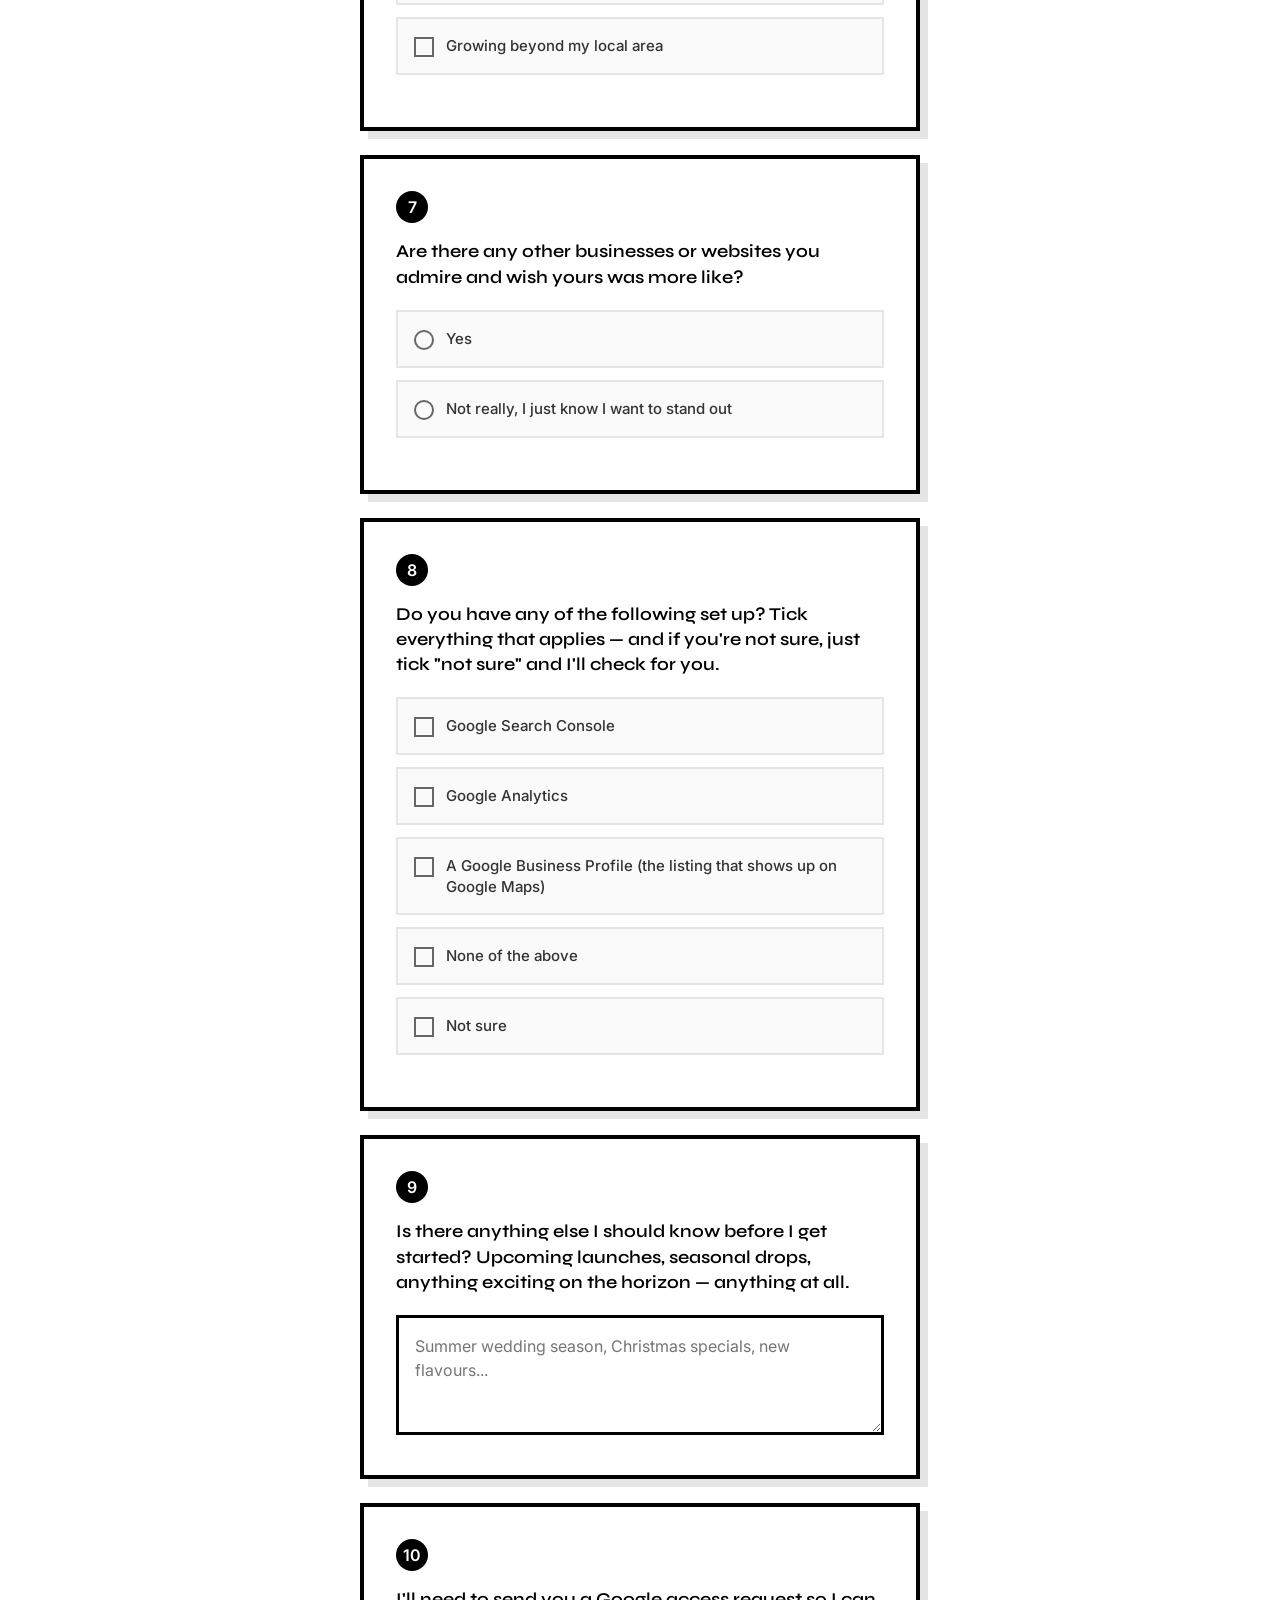
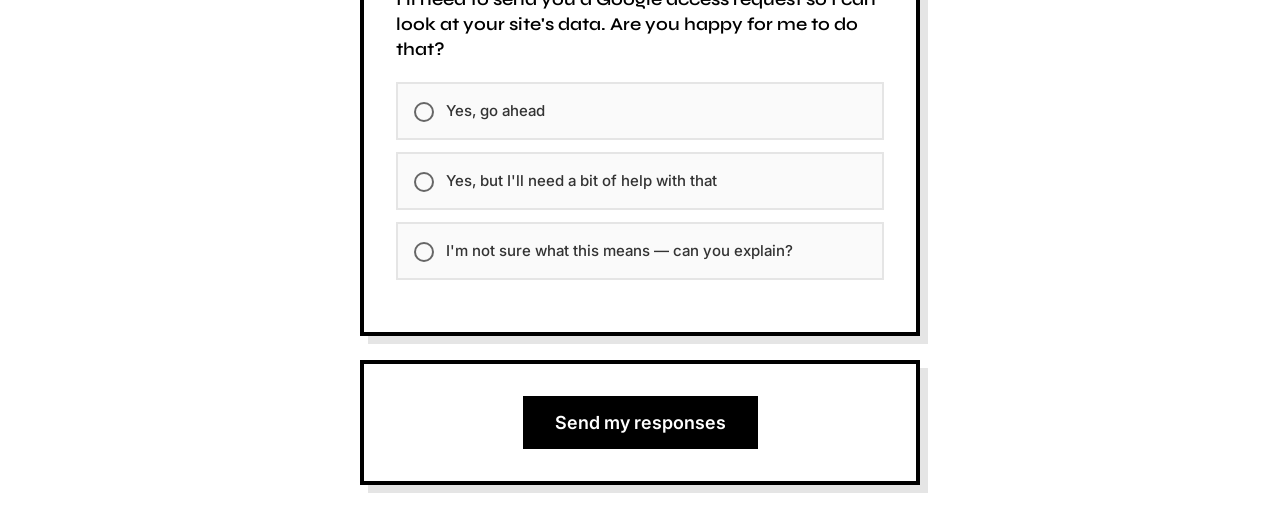
<file: assets/brief/DD_SEO_intake_form.html>
<!DOCTYPE html>
<html lang="en">
<head>
    <meta charset="UTF-8">
    <meta name="viewport" content="width=device-width, initial-scale=1.0">
    <title>SEO Audit Intake — LunaClara Design</title>
    <style>
        @import url('https://fonts.googleapis.com/css2?family=Inter:wght@400;500;600&family=Syne:wght@400;500;600;700;800&display=swap');

        * {
            margin: 0;
            padding: 0;
            box-sizing: border-box;
        }

        body {
            font-family: 'Inter', system-ui, sans-serif;
            line-height: 1.6;
            color: #000;
            background-image: url('[data-uri]');
            background-size: cover;
            background-position: center;
            background-attachment: fixed;
            min-height: 100vh;
            position: relative;
        }

        .container {
            max-width: 600px;
            margin: 0 auto;
            padding: 40px 20px;
            position: relative;
            z-index: 2;
        }

        .header {
            background: white;
            border: 4px solid black;
            padding: 32px;
            margin-bottom: 40px;
            text-align: center;
            box-shadow: 8px 8px 0 rgba(0,0,0,0.1);
            display: flex;
            flex-direction: column;
            align-items: center;
            gap: 20px;
        }

        .logo {
            width: 56px;
            height: 56px;
            flex-shrink: 0;
        }

        .header-content {
            flex: 1;
        }

        .header h1 {
            font-family: 'Syne', system-ui, sans-serif;
            font-size: 28px;
            font-weight: 700;
            margin-bottom: 12px;
            letter-spacing: -0.02em;
        }

        .header p {
            font-size: 16px;
            color: #555;
            line-height: 1.5;
        }

        .form-section {
            background: white;
            border: 4px solid black;
            padding: 32px;
            margin-bottom: 24px;
            box-shadow: 8px 8px 0 rgba(0,0,0,0.1);
        }

        .question-number {
            display: inline-block;
            background: black;
            color: white;
            width: 32px;
            height: 32px;
            border-radius: 50%;
            text-align: center;
            line-height: 32px;
            font-weight: 600;
            margin-bottom: 16px;
        }

        .question {
            font-family: 'Syne', system-ui, sans-serif;
            font-size: 18px;
            font-weight: 600;
            margin-bottom: 20px;
            color: #000;
            line-height: 1.4;
        }

        .radio-group {
            display: flex;
            flex-direction: column;
            gap: 12px;
            margin-bottom: 20px;
        }

        .radio-option {
            display: flex;
            align-items: flex-start;
            gap: 12px;
            padding: 16px;
            border: 2px solid #e5e5e5;
            border-radius: 0;
            cursor: pointer;
            transition: all 0.2s ease;
            background: #fafafa;
        }

        .radio-option:hover {
            border-color: #000;
            background: white;
        }

        .radio-option.selected {
            border-color: #000;
            background: white;
            box-shadow: 4px 4px 0 rgba(0,0,0,0.1);
        }

        .radio-option input {
            display: none;
        }

        .radio-custom {
            width: 20px;
            height: 20px;
            border: 2px solid #666;
            border-radius: 50%;
            flex-shrink: 0;
            position: relative;
            margin-top: 2px;
        }

        .radio-option.selected .radio-custom {
            border-color: #000;
            background: #000;
        }

        .radio-option.selected .radio-custom::after {
            content: '';
            position: absolute;
            top: 50%;
            left: 50%;
            width: 8px;
            height: 8px;
            background: white;
            border-radius: 50%;
            transform: translate(-50%, -50%);
        }

        .radio-label {
            font-size: 15px;
            font-weight: 500;
            color: #333;
            line-height: 1.4;
        }

        .checkbox-group {
            display: flex;
            flex-direction: column;
            gap: 12px;
            margin-bottom: 20px;
        }

        .checkbox-option {
            display: flex;
            align-items: flex-start;
            gap: 12px;
            padding: 16px;
            border: 2px solid #e5e5e5;
            border-radius: 0;
            cursor: pointer;
            transition: all 0.2s ease;
            background: #fafafa;
        }

        .checkbox-option:hover {
            border-color: #000;
            background: white;
        }

        .checkbox-option.selected {
            border-color: #000;
            background: white;
            box-shadow: 4px 4px 0 rgba(0,0,0,0.1);
        }

        .checkbox-option input {
            display: none;
        }

        .checkbox-custom {
            width: 20px;
            height: 20px;
            border: 2px solid #666;
            flex-shrink: 0;
            position: relative;
            margin-top: 2px;
        }

        .checkbox-option.selected .checkbox-custom {
            border-color: #000;
            background: #000;
        }

        .checkbox-option.selected .checkbox-custom::after {
            content: '✓';
            position: absolute;
            top: 50%;
            left: 50%;
            color: white;
            font-size: 14px;
            font-weight: 700;
            transform: translate(-50%, -50%);
            line-height: 1;
        }

        .text-input, .textarea-input {
            width: 100%;
            padding: 16px;
            border: 3px solid #000;
            background: white;
            font-size: 16px;
            font-family: 'Inter', system-ui, sans-serif;
            line-height: 1.5;
            resize: vertical;
            min-height: 120px;
        }

        .text-input:focus, .textarea-input:focus {
            outline: none;
            box-shadow: 4px 4px 0 rgba(0,0,0,0.1);
        }

        .conditional {
            display: none;
            margin-top: 20px;
        }

        .conditional.show {
            display: block;
        }

        .submit-section {
            background: white;
            border: 4px solid black;
            padding: 32px;
            text-align: center;
            box-shadow: 8px 8px 0 rgba(0,0,0,0.1);
        }

        .submit-btn {
            background: black;
            color: white;
            border: none;
            padding: 16px 32px;
            font-size: 18px;
            font-weight: 600;
            cursor: pointer;
            transition: all 0.2s ease;
            font-family: 'Inter', system-ui, sans-serif;
        }

        .submit-btn:hover {
            background: #333;
            box-shadow: 4px 4px 0 rgba(0,0,0,0.2);
        }

        .hidden {
            display: none;
        }

        .success-message {
            background: white;
            border: 4px solid black;
            padding: 40px;
            text-align: center;
            box-shadow: 8px 8px 0 rgba(0,0,0,0.1);
        }

        .success-message h2 {
            font-size: 24px;
            margin-bottom: 16px;
            color: #000;
        }

        .success-message p {
            font-size: 16px;
            color: #555;
            line-height: 1.6;
        }

        @media (max-width: 640px) {
            .container {
                padding: 20px 16px;
            }

            .header, .form-section, .submit-section {
                padding: 24px;
                margin-bottom: 20px;
            }

            .header h1 {
                font-size: 24px;
            }

            .question {
                font-size: 16px;
            }

            .radio-option, .checkbox-option {
                padding: 12px;
            }
        }
    </style>
</head>
<body>
    <div class="container">
        <div class="header">
            <div class="logo">
                <div style="width: 56px; height: 56px; border: 3px solid #000; border-radius: 50%; display: flex; align-items: center; justify-content: center; background: white; font-family: 'Syne', sans-serif; font-weight: 700; font-size: 14px;">LCd</div>
            </div>
            <div class="header-content">
                <h1>Let's get Delightfully Decadent found.</h1>
                <p>Before I dive into your audit, I just need about 5 minutes of your time. There are no right or wrong answers — just tell me what's true for you and your business and I'll take it from there.</p>
            </div>
        </div>

        <form id="auditForm" action="https://formspree.io/f/mqegjlgr" method="POST">

            <!-- Question 1 -->
            <div class="form-section">
                <div class="question-number">1</div>
                <div class="question">Where do most of your customers come from right now?</div>
                <div class="radio-group" data-name="customer_source">
                    <div class="radio-option" data-value="word_of_mouth">
                        <input type="radio" name="customer_source" value="word_of_mouth">
                        <div class="radio-custom"></div>
                        <div class="radio-label">Word of mouth and personal recommendations</div>
                    </div>
                    <div class="radio-option" data-value="social_media">
                        <input type="radio" name="customer_source" value="social_media">
                        <div class="radio-custom"></div>
                        <div class="radio-label">Social media (Instagram, Facebook, TikTok)</div>
                    </div>
                    <div class="radio-option" data-value="google">
                        <input type="radio" name="customer_source" value="google">
                        <div class="radio-custom"></div>
                        <div class="radio-label">Google or other search engines</div>
                    </div>
                    <div class="radio-option" data-value="mix">
                        <input type="radio" name="customer_source" value="mix">
                        <div class="radio-custom"></div>
                        <div class="radio-label">A mix of all of the above</div>
                    </div>
                    <div class="radio-option" data-value="not_sure">
                        <input type="radio" name="customer_source" value="not_sure">
                        <div class="radio-custom"></div>
                        <div class="radio-label">Honestly, I'm not sure</div>
                    </div>
                </div>
            </div>

            <!-- Question 2 -->
            <div class="form-section">
                <div class="question-number">2</div>
                <div class="question">Picture your perfect customer landing on your website. Who are they, what are they celebrating or looking for, and what would make them hit order?</div>
                <textarea class="textarea-input" name="perfect_customer" placeholder="Paint me a picture..."></textarea>
            </div>

            <!-- Question 3 -->
            <div class="form-section">
                <div class="question-number">3</div>
                <div class="question">When someone lands on your website, what's the one thing you most want them to do?</div>
                <div class="radio-group" data-name="main_goal">
                    <div class="radio-option" data-value="enquiry">
                        <input type="radio" name="main_goal" value="enquiry">
                        <div class="radio-custom"></div>
                        <div class="radio-label">Send me an enquiry</div>
                    </div>
                    <div class="radio-option" data-value="order">
                        <input type="radio" name="main_goal" value="order">
                        <div class="radio-custom"></div>
                        <div class="radio-label">Place an order directly</div>
                    </div>
                    <div class="radio-option" data-value="browse">
                        <input type="radio" name="main_goal" value="browse">
                        <div class="radio-custom"></div>
                        <div class="radio-label">Browse and get inspired</div>
                    </div>
                    <div class="radio-option" data-value="contact">
                        <input type="radio" name="main_goal" value="contact">
                        <div class="radio-custom"></div>
                        <div class="radio-label">Find out where I'm based and how to reach me</div>
                    </div>
                </div>
            </div>

            <!-- Question 4 -->
            <div class="form-section">
                <div class="question-number">4</div>
                <div class="question">How do you honestly feel about your website right now?</div>
                <div class="radio-group" data-name="website_feeling">
                    <div class="radio-option" data-value="love_it">
                        <input type="radio" name="website_feeling" value="love_it">
                        <div class="radio-custom"></div>
                        <div class="radio-label">I love it, I just don't think enough people are finding it</div>
                    </div>
                    <div class="radio-option" data-value="not_me">
                        <input type="radio" name="website_feeling" value="not_me">
                        <div class="radio-custom"></div>
                        <div class="radio-label">It's okay but it doesn't really feel like me</div>
                    </div>
                    <div class="radio-option" data-value="needs_work">
                        <input type="radio" name="website_feeling" value="needs_work">
                        <div class="radio-custom"></div>
                        <div class="radio-label">It needs work and I know it</div>
                    </div>
                    <div class="radio-option" data-value="ignore_it">
                        <input type="radio" name="website_feeling" value="ignore_it">
                        <div class="radio-custom"></div>
                        <div class="radio-label">I barely look at it, honestly</div>
                    </div>
                </div>
            </div>

            <!-- Question 5 -->
            <div class="form-section">
                <div class="question-number">5</div>
                <div class="question">Is there anything on the site you already know isn't working, or anything you've been meaning to update? Even small things.</div>
                <textarea class="textarea-input" name="known_issues" placeholder="Any broken links, outdated info, pages that feel off..."></textarea>
            </div>

            <!-- Question 6 -->
            <div class="form-section">
                <div class="question-number">6</div>
                <div class="question">What does success look like for you over the next six months? Pick everything that applies.</div>
                <div class="checkbox-group" data-name="success_goals">
                    <div class="checkbox-option" data-value="more_google_traffic">
                        <input type="checkbox" name="success_goals[]" value="more_google_traffic">
                        <div class="checkbox-custom"></div>
                        <div class="radio-label">More people finding me on Google</div>
                    </div>
                    <div class="checkbox-option" data-value="more_enquiries">
                        <input type="checkbox" name="success_goals[]" value="more_enquiries">
                        <div class="checkbox-custom"></div>
                        <div class="radio-label">More orders and enquiries coming through the website</div>
                    </div>
                    <div class="checkbox-option" data-value="local_ranking">
                        <input type="checkbox" name="success_goals[]" value="local_ranking">
                        <div class="checkbox-custom"></div>
                        <div class="radio-label">Ranking higher in my local area</div>
                    </div>
                    <div class="checkbox-option" data-value="clear_picture">
                        <input type="checkbox" name="success_goals[]" value="clear_picture">
                        <div class="checkbox-custom"></div>
                        <div class="radio-label">A clear picture of what's working and what isn't</div>
                    </div>
                    <div class="checkbox-option" data-value="actionable_plan">
                        <input type="checkbox" name="success_goals[]" value="actionable_plan">
                        <div class="checkbox-custom"></div>
                        <div class="radio-label">A plan I can actually act on myself</div>
                    </div>
                    <div class="checkbox-option" data-value="grow_beyond_local">
                        <input type="checkbox" name="success_goals[]" value="grow_beyond_local">
                        <div class="checkbox-custom"></div>
                        <div class="radio-label">Growing beyond my local area</div>
                    </div>
                </div>
            </div>

            <!-- Question 7 -->
            <div class="form-section">
                <div class="question-number">7</div>
                <div class="question">Are there any other businesses or websites you admire and wish yours was more like?</div>
                <div class="radio-group" data-name="admired_sites">
                    <div class="radio-option" data-value="yes">
                        <input type="radio" name="admired_sites" value="yes">
                        <div class="radio-custom"></div>
                        <div class="radio-label">Yes</div>
                    </div>
                    <div class="radio-option" data-value="no">
                        <input type="radio" name="admired_sites" value="no">
                        <div class="radio-custom"></div>
                        <div class="radio-label">Not really, I just know I want to stand out</div>
                    </div>
                </div>
                <div class="conditional" id="admired_sites_detail">
                    <textarea class="textarea-input" name="admired_sites_detail" placeholder="Tell me who — and what you love about them"></textarea>
                </div>
            </div>

            <!-- Question 8 -->
            <div class="form-section">
                <div class="question-number">8</div>
                <div class="question">Do you have any of the following set up? Tick everything that applies — and if you're not sure, just tick "not sure" and I'll check for you.</div>
                <div class="checkbox-group" data-name="tools_setup">
                    <div class="checkbox-option" data-value="search_console">
                        <input type="checkbox" name="tools_setup[]" value="search_console">
                        <div class="checkbox-custom"></div>
                        <div class="radio-label">Google Search Console</div>
                    </div>
                    <div class="checkbox-option" data-value="analytics">
                        <input type="checkbox" name="tools_setup[]" value="analytics">
                        <div class="checkbox-custom"></div>
                        <div class="radio-label">Google Analytics</div>
                    </div>
                    <div class="checkbox-option" data-value="business_profile">
                        <input type="checkbox" name="tools_setup[]" value="business_profile">
                        <div class="checkbox-custom"></div>
                        <div class="radio-label">A Google Business Profile (the listing that shows up on Google Maps)</div>
                    </div>
                    <div class="checkbox-option" data-value="none">
                        <input type="checkbox" name="tools_setup[]" value="none">
                        <div class="checkbox-custom"></div>
                        <div class="radio-label">None of the above</div>
                    </div>
                    <div class="checkbox-option" data-value="not_sure">
                        <input type="checkbox" name="tools_setup[]" value="not_sure">
                        <div class="checkbox-custom"></div>
                        <div class="radio-label">Not sure</div>
                    </div>
                </div>
            </div>

            <!-- Question 9 -->
            <div class="form-section">
                <div class="question-number">9</div>
                <div class="question">Is there anything else I should know before I get started? Upcoming launches, seasonal drops, anything exciting on the horizon — anything at all.</div>
                <textarea class="textarea-input" name="additional_info" placeholder="Summer wedding season, Christmas specials, new flavours..."></textarea>
            </div>

            <!-- Question 10 -->
            <div class="form-section">
                <div class="question-number">10</div>
                <div class="question">I'll need to send you a Google access request so I can look at your site's data. Are you happy for me to do that?</div>
                <div class="radio-group" data-name="google_access">
                    <div class="radio-option" data-value="yes">
                        <input type="radio" name="google_access" value="yes">
                        <div class="radio-custom"></div>
                        <div class="radio-label">Yes, go ahead</div>
                    </div>
                    <div class="radio-option" data-value="need_help">
                        <input type="radio" name="google_access" value="need_help">
                        <div class="radio-custom"></div>
                        <div class="radio-label">Yes, but I'll need a bit of help with that</div>
                    </div>
                    <div class="radio-option" data-value="explain">
                        <input type="radio" name="google_access" value="explain">
                        <div class="radio-custom"></div>
                        <div class="radio-label">I'm not sure what this means — can you explain?</div>
                    </div>
                </div>
            </div>

            <div class="submit-section">
                <button type="submit" class="submit-btn">Send my responses</button>
            </div>
        </form>

        <div id="successMessage" class="success-message hidden">
            <h2>You're all set — thank you!</h2>
            <p id="successText">I've got everything I need to get started. I'll be in touch shortly with your access request and a timeline for the audit. Get ready to see your business through a whole new lens.</p>
        </div>
    </div>

    <script>
        document.querySelectorAll('.radio-option').forEach(option => {
            option.addEventListener('click', function() {
                const group = this.closest('.radio-group');
                const name = group.dataset.name;
                group.querySelectorAll('.radio-option').forEach(opt => opt.classList.remove('selected'));
                this.classList.add('selected');
                this.querySelector('input').checked = true;
                handleConditionalLogic(name, this.dataset.value);
            });
        });

        document.querySelectorAll('.checkbox-option').forEach(option => {
            option.addEventListener('click', function() {
                this.classList.toggle('selected');
                const input = this.querySelector('input');
                input.checked = !input.checked;
                const group = this.closest('.checkbox-group');
                if (group.dataset.name === 'tools_setup') {
                    const value = this.dataset.value;
                    if (value === 'none' || value === 'not_sure') {
                        if (this.classList.contains('selected')) {
                            group.querySelectorAll('.checkbox-option').forEach(opt => {
                                if (opt !== this && (opt.dataset.value !== 'none' && opt.dataset.value !== 'not_sure')) {
                                    opt.classList.remove('selected');
                                    opt.querySelector('input').checked = false;
                                }
                            });
                        }
                    } else {
                        group.querySelectorAll('.checkbox-option').forEach(opt => {
                            if (opt.dataset.value === 'none' || opt.dataset.value === 'not_sure') {
                                opt.classList.remove('selected');
                                opt.querySelector('input').checked = false;
                            }
                        });
                    }
                }
            });
        });

        function handleConditionalLogic(name, value) {
            if (name === 'admired_sites') {
                const detail = document.getElementById('admired_sites_detail');
                if (value === 'yes') {
                    detail.classList.add('show');
                } else {
                    detail.classList.remove('show');
                    detail.querySelector('textarea').value = '';
                }
            }
        }

        document.getElementById('auditForm').addEventListener('submit', function(e) {
            e.preventDefault();

            const googleAccess = document.querySelector('input[name="google_access"]:checked');
            const successText = document.getElementById('successText');

            if (googleAccess && (googleAccess.value === 'need_help' || googleAccess.value === 'explain')) {
                successText.textContent = "I've got everything I need. I'll send over a simple step-by-step guide for the Google access — it'll take two minutes, I promise. So excited to get stuck into this for you.";
            }

            const formData = new FormData(this);

            fetch(this.action, {
                method: 'POST',
                body: formData,
                headers: { 'Accept': 'application/json' }
            }).then(response => {
                if (response.ok) {
                    document.getElementById('auditForm').classList.add('hidden');
                    document.getElementById('successMessage').classList.remove('hidden');
                    document.getElementById('successMessage').scrollIntoView({ behavior: 'smooth' });
                } else {
                    alert('Something went wrong. Please try again or email me directly.');
                }
            }).catch(() => {
                alert('Something went wrong. Please try again or email me directly.');
            });
        });
    </script>
</body>
</html>
</file>
<file: css/styles.css>
/* LunaClara Design — 90s pastel retro × vaporwave pastel brutalism */

:root {
  --blush: #fde8f0;
  --lavender: #ddd0f8;
  --mint: #c8f0e0;
  --butter: #fff5b8;
  --peach: #f5d5b8;
  --hot-pink: #ff9eb5;
  --ponyo: #376e8c;
  --ink: #2a2018;
  --cream: #fefaf8;
  --warm-grey: #e8e0d8;
  --border: var(--ink);
  --shadow: 4px 4px 0 var(--ink);
  --shadow-sm: 3px 3px 0 var(--ink);
  --btn-radius: 0.4em;
  --font-display: "Syne", system-ui, sans-serif;
  --font-body: "DM Sans", system-ui, sans-serif;
  --radius: 0;
  --max: 72rem;
}

*,
*::before,
*::after {
  box-sizing: border-box;
}

html {
  scroll-behavior: smooth;
  overflow-x: clip;
}

@media (prefers-reduced-motion: reduce) {
  html {
    scroll-behavior: auto;
  }
}

body {
  margin: 0;
  font-family: var(--font-body);
  font-size: 1.0625rem;
  line-height: 1.6;
  color: var(--ink);
  background-color: var(--cream);
  background-image:
    linear-gradient(90deg, rgba(55, 110, 140, 0.06) 1px, transparent 1px),
    linear-gradient(rgba(55, 110, 140, 0.06) 1px, transparent 1px);
  background-size: 24px 24px;
  background-attachment: fixed;
  overflow-x: clip;
}

img {
  max-width: 100%;
  height: auto;
  display: block;
}

a {
  color: var(--ponyo);
  text-decoration-thickness: 2px;
  text-underline-offset: 3px;
}

a:hover {
  color: var(--ink);
}

.visually-hidden,
.sr-only {
  position: absolute;
  width: 1px;
  height: 1px;
  padding: 0;
  margin: -1px;
  overflow: hidden;
  clip: rect(0, 0, 0, 0);
  white-space: nowrap;
  border: 0;
}

.skip-link {
  position: absolute;
  top: -100%;
  left: 1rem;
  z-index: 200;
  padding: 0.75rem 1rem;
  background: var(--hot-pink);
  color: var(--ink);
  font-weight: 600;
  border: 3px solid var(--ink);
  box-shadow: var(--shadow-sm);
}

.skip-link:focus {
  top: 1rem;
}

/* Header */
.site-header {
  position: sticky;
  top: 0;
  z-index: 100;
  background: var(--cream);
  border-bottom: 3px solid var(--border);
  box-shadow: 0 4px 0 var(--warm-grey);
}

.header-inner {
  max-width: var(--max);
  margin: 0 auto;
  padding: 0.75rem 1.25rem;
  display: flex;
  align-items: center;
  justify-content: space-between;
  gap: 1rem;
}

.logo-link {
  flex-shrink: 0;
  text-decoration: none;
  display: inline-flex;
  align-items: center;
  justify-content: center;
  width: 3.25rem;
  height: 3.25rem;
  padding: 0.05rem;
  background: var(--cream);
  border: 3px solid var(--border);
  border-radius: 999px;
  box-shadow: 0.12em 0.12em 0 var(--ink);
  transition: transform 0.12s ease, box-shadow 0.12s ease, background 0.12s ease;
}

.logo-link:hover,
.logo-link:focus-visible {
  transform: translate(-0.05em, -0.05em);
  box-shadow: 0.18em 0.18em 0 var(--ink);
}

.logo-link:active {
  transform: translate(0.05em, 0.05em);
  box-shadow: 0.06em 0.06em 0 var(--ink);
}

.logo-img {
  width: 100%;
  height: 100%;
  object-fit: contain;
  border-radius: 999px;
}

.header-brand {
  display: flex;
  align-items: center;
  gap: 0.65rem;
  min-width: 0;
}

.header-social {
  list-style: none;
  margin: 0;
  padding: 0;
  display: flex;
  align-items: center;
  gap: 0.5rem;
}

.social-link {
  display: inline-flex;
  align-items: center;
  justify-content: center;
  width: 3.25rem;
  height: 3.25rem;
  background: var(--cream);
  border: 3px solid var(--border);
  border-radius: 999px;
  box-shadow: 0.12em 0.12em 0 var(--ink);
  transition: transform 0.12s ease, box-shadow 0.12s ease;
}

.social-link svg {
  width: 1.5rem;
  height: 1.5rem;
  fill: var(--ink);
}

.social-link:hover,
.social-link:focus-visible {
  background: var(--mint);
  transform: translate(-0.05em, -0.05em);
  box-shadow: 0.18em 0.18em 0 var(--ink);
  outline: none;
}

.social-link:focus-visible {
  outline: 3px solid var(--ink);
  outline-offset: 3px;
}

.social-link:active {
  transform: translate(0.05em, 0.05em);
  box-shadow: 0.06em 0.06em 0 var(--ink);
}

@media (max-width: 420px) {
  .social-link {
    width: 2.75rem;
    height: 2.75rem;
  }

  .social-link svg {
    width: 1.25rem;
    height: 1.25rem;
  }
}

.nav-toggle {
  display: none;
  flex-direction: column;
  justify-content: center;
  gap: 5px;
  width: 3.25rem;
  height: 3.25rem;
  padding: 0;
  background: var(--butter);
  border: 3px solid var(--border);
  border-radius: 999px;
  box-shadow: 0.12em 0.12em 0 var(--ink);
  cursor: pointer;
  transition: transform 0.12s ease, box-shadow 0.12s ease, background 0.12s ease;
}

.nav-toggle:hover,
.nav-toggle:focus-visible {
  transform: translate(-0.05em, -0.05em);
  box-shadow: 0.18em 0.18em 0 var(--ink);
}

.nav-toggle:active {
  transform: translate(0.05em, 0.05em);
  box-shadow: 0.06em 0.06em 0 var(--ink);
}

.nav-toggle-bar {
  display: block;
  width: 1.25rem;
  height: 3px;
  margin: 0 auto;
  background: var(--ink);
}

.site-nav .nav-list {
  list-style: none;
  margin: 0;
  padding: 0;
  display: flex;
  flex-wrap: wrap;
  align-items: center;
  gap: 0.5rem 1.25rem;
}

.site-nav a {
  font-weight: 600;
  text-decoration: none;
  color: var(--ink);
  padding: 0.35rem 0.5rem;
  border: 2px solid transparent;
}

.site-nav a:hover {
  background: var(--lavender);
  border-color: var(--ink);
}

.site-nav .nav-btn {
  display: inline-block;
  font-weight: 700;
  text-align: center;
  background: var(--hot-pink);
  border: 3px solid var(--ink);
  border-radius: var(--btn-radius);
  box-shadow: 0.12em 0.12em 0 var(--ink);
  padding: 0.4rem 0.85rem;
  transition: transform 0.12s ease, box-shadow 0.12s ease, background 0.12s ease;
}

.site-nav .nav-btn:hover,
.site-nav .nav-btn:focus-visible {
  background: var(--mint);
  border-color: var(--ink);
  transform: translate(-0.05em, -0.05em);
  box-shadow: 0.18em 0.18em 0 var(--ink);
}

.site-nav .nav-btn:active {
  transform: translate(0.05em, 0.05em);
  box-shadow: 0.06em 0.06em 0 var(--ink);
}

.site-nav .nav-cta {
  background: var(--hot-pink);
  border: 3px solid var(--ink);
  border-radius: var(--btn-radius);
  box-shadow: 0.12em 0.12em 0 var(--ink);
  padding: 0.4rem 0.85rem;
  transition: transform 0.12s ease, box-shadow 0.12s ease, background 0.12s ease;
}

.site-nav .nav-cta:hover,
.site-nav .nav-cta:focus-visible {
  background: var(--mint);
  transform: translate(-0.05em, -0.05em);
  box-shadow: 0.18em 0.18em 0 var(--ink);
}

.site-nav .nav-cta:active {
  transform: translate(0.05em, 0.05em);
  box-shadow: 0.06em 0.06em 0 var(--ink);
}
@media (max-width: 768px) {
  .nav-toggle {
    display: flex;
  }

  .site-nav {
    position: absolute;
    top: 100%;
    left: 0;
    right: 0;
    background: var(--blush);
    border-bottom: 3px solid var(--border);
    max-height: 0;
    overflow: hidden;
    transition: max-height 0.35s ease;
  }

  .site-nav.is-open {
    max-height: 20rem;
  }

  .site-nav .nav-list {
    flex-direction: column;
    align-items: stretch;
    padding: 1rem 1.25rem 1.25rem;
    gap: 0.25rem;
  }

  .site-nav a {
    display: block;
    padding: 0.65rem 0.75rem;
  }
}

/* Sections */
.section {
  padding: clamp(3rem, 8vw, 5rem) 1.25rem;
}

.section-inner {
  max-width: var(--max);
  margin: 0 auto;
  width: 100%;
  min-width: 0;
}

.section-header {
  margin-bottom: 2rem;
  max-width: 100%;
  width: 100%;
}

.section-header .section-title,
.section-header .section-intro {
  width: 100%;
  max-width: 100%;
}

.section-title {
  font-family: var(--font-display);
  font-weight: 800;
  font-size: clamp(1.75rem, 4vw, 2.5rem);
  line-height: 1.1;
  margin: 0 0 0.75rem;
  letter-spacing: -0.02em;
  max-width: 100%;
  overflow-wrap: break-word;
}

.section-intro {
  margin: 0;
  font-size: 1.1rem;
  color: var(--ink);
  opacity: 0.92;
  max-width: 100%;
  overflow-wrap: break-word;
}

/* Hot pink shadow on key section titles */
#services-heading,
#about-heading,
#collab-heading,
#portfolio-heading,
#contact-heading {
  text-shadow: 3px 3px 0 var(--hot-pink);
}

#collab-heading {
  white-space: nowrap;
  letter-spacing: -0.035em;
  font-size: clamp(0.875rem, 2.8vw + 0.85rem, 2.5rem);
}

/* Hero */
.hero {
  position: relative;
  min-height: min(85vh, 40rem);
  display: flex;
  align-items: center;
  justify-content: center;
  padding-top: 2rem;
  padding-bottom: 3rem;
  background:
    linear-gradient(165deg, var(--lavender) 0%, var(--blush) 45%, var(--mint) 100%);
  border-bottom: 3px solid var(--border);
  overflow: hidden;
}

.hero-grid {
  position: absolute;
  inset: 0;
  background-image:
    linear-gradient(rgba(42, 32, 24, 0.08) 1px, transparent 1px),
    linear-gradient(90deg, rgba(42, 32, 24, 0.08) 1px, transparent 1px);
  background-size: 32px 32px;
  pointer-events: none;
}

.hero-layout {
  position: relative;
  width: 100%;
  max-width: var(--max);
  margin: 0 auto;
  padding: 1rem 1.25rem 2rem;
  display: grid;
  gap: 1.75rem;
  align-items: center;
  justify-items: center;
}

.hero-brand {
  display: flex;
  align-items: center;
  justify-content: center;
  width: 100%;
  max-width: 22rem;
}

.hero-mark {
  position: relative;
  width: min(22rem, 88vw);
  aspect-ratio: 1 / 1;
  display: grid;
  place-items: center;
}

.hero-rotating {
  position: absolute;
  inset: -18%;
  width: 136%;
  height: 136%;
  animation: hero-spin 20s linear infinite;
  pointer-events: none;
  z-index: 0;
}

@keyframes hero-spin {
  to { transform: rotate(360deg); }
}

@media (prefers-reduced-motion: reduce) {
  .hero-rotating { animation: none; }
}

@media (max-width: 859px) {
  .hero-layout {
    max-width: 100%;
    padding-inline: 1rem;
  }

  .hero-brand {
    max-width: 100%;
    width: 100%;
  }

  .hero-mark {
    /* Ring is ~128% of mark — keep total width inside viewport padding */
    width: min(16rem, calc((100vw - 3rem) / 1.28));
    margin-inline: auto;
  }

  .hero-rotating {
    inset: -14%;
    width: 128%;
    height: 128%;
  }

  .hero-copy {
    width: 100%;
    max-width: 100%;
    min-width: 0;
  }

  .hero-badge {
    display: block;
    width: fit-content;
    max-width: 100%;
    margin-inline: auto;
    box-sizing: border-box;
    white-space: normal;
    overflow-wrap: break-word;
    text-wrap: balance;
    font-size: 0.7rem;
    line-height: 1.4;
    letter-spacing: 0.035em;
    padding: 0.4rem 0.55rem;
    text-align: center;
  }

  .hero-actions {
    flex-direction: column;
    align-items: stretch;
    width: 100%;
    max-width: 18rem;
    margin-inline: auto;
  }

  .hero-actions .btn {
    width: 100%;
  }

  #collab-heading {
    white-space: normal;
  }
}

.hero-logo {
  position: relative;
  z-index: 1;
  display: block;
  width: 100%;
  max-width: 100%;
  height: auto;
  max-height: none;
  object-fit: contain;
  border: 3px solid var(--border);
  border-radius: 999px;
  box-shadow: var(--shadow);
  background: var(--cream);
  padding: clamp(0.12rem, 0.7vw, 0.45rem);
}

.hero-copy {
  max-width: 36rem;
  text-align: center;
}

@media (min-width: 860px) {
  .hero-layout {
    grid-template-columns: minmax(16rem, 1.15fr) minmax(0, 1fr);
    gap: clamp(2rem, 5vw, 3.5rem);
    padding: 2rem 1.5rem 3rem;
    align-items: center;
    justify-items: stretch;
  }

  .hero-brand {
    max-width: none;
    justify-content: center;
  }

  .hero-logo {
    width: 100%;
    max-width: 100%;
  }

  .hero-copy {
    text-align: center;
    max-width: none;
    display: grid;
    justify-items: center;
  }

  .hero-lede {
    margin-left: auto;
    margin-right: auto;
    max-width: 34rem;
  }

  .hero-actions {
    justify-content: center;
  }
}

.hero-badge {
  display: inline-block;
  margin: 0 0 1rem;
  padding: 0.3rem 0.55rem;
  font-size: 0.8125rem;
  font-weight: 600;
  text-transform: uppercase;
  letter-spacing: 0.06em;
  white-space: nowrap;
  background: var(--butter);
  border: 3px solid var(--border);
  border-radius: var(--btn-radius);
  box-shadow: var(--shadow-sm);
}

.hero-title {
  font-family: var(--font-display);
  font-weight: 800;
  font-size: clamp(2.25rem, 7vw, 3.5rem);
  line-height: 1.05;
  margin: 0 0 0.5rem;
  letter-spacing: -0.03em;
  text-shadow: 3px 3px 0 var(--hot-pink);
}

.hero-tagline {
  font-family: var(--font-display);
  font-weight: 700;
  font-size: clamp(1.35rem, 3.5vw, 1.85rem);
  color: var(--hot-pink);
  margin: 0 0 1rem;
  /* Ink “edge” + chunky offset (palette black, not pure #000) */
  text-shadow:
    2px 0 0 var(--ink),
    -2px 0 0 var(--ink),
    0 2px 0 var(--ink),
    0 -2px 0 var(--ink),
    2px 2px 0 var(--ink),
    -2px 2px 0 var(--ink),
    2px -2px 0 var(--ink),
    -2px -2px 0 var(--ink),
    4px 4px 0 var(--ink);
}

.hero-lede {
  margin: 0 0 1.75rem;
  font-size: 1.125rem;
  max-width: 32rem;
  margin-left: auto;
  margin-right: auto;
  text-shadow:
    0 2px 0 var(--cream),
    0 4px 0 var(--cream);
}

.hero-actions {
  display: flex;
  flex-wrap: wrap;
  gap: 0.75rem;
  justify-content: center;
}

/* Buttons */
.btn {
  display: inline-block;
  font-family: var(--font-body);
  font-weight: 700;
  font-size: 1rem;
  text-align: center;
  text-decoration: none;
  color: var(--ink);
  padding: 0.65rem 1.25rem;
  border: 3px solid var(--border);
  background: var(--hot-pink);
  border-radius: var(--btn-radius);
  box-shadow: 0.12em 0.12em 0 var(--ink);
  cursor: pointer;
  transition: transform 0.12s ease, box-shadow 0.12s ease;
}

.btn:hover,
.btn:focus-visible {
  background: var(--mint);
  color: var(--ink);
  transform: translate(-0.05em, -0.05em);
  box-shadow: 0.18em 0.18em 0 var(--ink);
}

.btn:focus-visible {
  outline: 3px solid var(--ink);
  outline-offset: 3px;
}

.btn:active {
  transform: translate(0.05em, 0.05em);
  box-shadow: 0.06em 0.06em 0 var(--ink) !important;
}

.btn-primary {
  background: var(--hot-pink);
  box-shadow: var(--shadow);
}

.btn-secondary {
  background: var(--hot-pink);
  box-shadow: var(--shadow);
}

.btn-full {
  width: 100%;
}

/* Services */
.section-services {
  background: var(--cream);
}

.service-block {
  margin-bottom: 2.5rem;
  padding: 1.5rem;
  background: var(--butter);
  border: 3px solid var(--border);
  border-radius: var(--btn-radius);
  box-shadow: var(--shadow);
}

.service-block:last-child {
  margin-bottom: 0;
}

.service-heading {
  font-family: var(--font-display);
  font-weight: 700;
  font-size: 1.35rem;
  margin: 0 0 0.5rem;
  padding-bottom: 0.5rem;
  border-bottom: 3px solid var(--ink);
  display: inline-block;
}

.service-blurb {
  margin: 0 0 1.125rem;
  font-size: 1rem;
  line-height: 1.55;
  max-width: 100%;
  overflow-wrap: break-word;
}

.table-wrap {
  overflow-x: auto;
  -webkit-overflow-scrolling: touch;
  max-width: 100%;
  width: 100%;
}

.price-table {
  width: 100%;
  border-collapse: collapse;
  font-size: 0.9375rem;
}

.price-table th,
.price-table td {
  padding: 0.75rem 0.65rem;
  text-align: left;
  vertical-align: top;
  border: 2px solid var(--ink);
}

.price-table thead th {
  font-family: var(--font-display);
  font-weight: 700;
  background: var(--lavender);
}

.price-table tbody tr:nth-child(odd) {
  background: var(--cream);
}

.price-table tbody tr:nth-child(even) {
  background: var(--blush);
}

.price-table .price {
  font-weight: 700;
  white-space: nowrap;
  background: var(--mint);
}

.price-table .per {
  font-weight: 600;
  font-size: 0.875em;
  opacity: 0.9;
}

.price-table--compact .price {
  text-align: right;
}

.pricing-note {
  margin: 2rem 0 0;
  width: 100%;
  box-sizing: border-box;
  padding: 1rem 1.25rem;
  font-size: 1.05rem;
  font-weight: 600;
  line-height: 1.5;
  color: var(--ink);
  background: var(--lavender);
  border: 3px solid var(--border);
  border-radius: var(--btn-radius);
  box-shadow: var(--shadow-sm);
}

/* Made with you — process steps */
.section-collab {
  background: linear-gradient(180deg, var(--mint) 0%, var(--lavender) 55%, var(--blush) 100%);
}

.section-collab .section-header {
  max-width: none;
}

.section-collab .section-intro {
  white-space: nowrap;
  letter-spacing: -0.02em;
  font-size: clamp(0.75rem, 1.05vw + 0.65rem, 1.1rem);
  overflow-x: auto;
  max-width: 100%;
  -webkit-overflow-scrolling: touch;
  scrollbar-width: thin;
}

.collab-steps {
  --collab-corner: 1.65rem;
  display: grid;
  gap: 1.25rem;
  grid-template-columns: 1fr;
  justify-items: stretch;
  align-items: stretch;
}

@media (min-width: 640px) {
  .collab-steps {
    grid-template-columns: repeat(2, minmax(0, 1fr));
    align-items: stretch;
  }
}

@media (min-width: 1080px) {
  .collab-steps {
    grid-template-columns: repeat(4, minmax(0, 1fr));
    gap: 1rem 1.15rem;
  }
}

.collab-card {
  margin: 0;
  box-sizing: border-box;
  width: 100%;
  height: 100%;
  min-height: 100%;
  padding: 1.35rem 1.1rem;
  background: var(--cream);
  border: 3px solid var(--border);
  /* Neo-brutalist “leaf”: rounded top-left + bottom-right only */
  border-radius: var(--collab-corner) 0 var(--collab-corner) 0;
  box-shadow: var(--shadow);
  display: flex;
  flex-direction: column;
  align-items: stretch;
  justify-content: flex-start;
  align-content: flex-start;
  text-align: center;
  min-width: 0;
  transition: transform 0.12s ease, box-shadow 0.12s ease;
}

.collab-card:hover {
  transform: translate(-0.05em, -0.05em);
  box-shadow: 0.18em 0.18em 0 var(--ink);
}

@media (prefers-reduced-motion: reduce) {
  .collab-card {
    transition: none;
  }

  .collab-card:hover {
    transform: none;
    box-shadow: var(--shadow);
  }
}

.collab-card-title {
  font-family: var(--font-display);
  font-weight: 700;
  font-size: clamp(1rem, 1.35vw, 1.15rem);
  line-height: 1.2;
  margin: 0 0 0.65rem;
  padding: 0 0 0.45rem;
  border-bottom: 3px solid var(--ink);
  box-sizing: border-box;
  /* Same vertical position + full-width rule across cards in a row */
  min-height: calc(4 * 1.2em + 0.45rem + 3px);
  display: flex;
  flex-direction: column;
  justify-content: center;
  align-items: stretch;
  width: 100%;
  max-width: 100%;
  text-align: center;
  text-wrap: balance;
  flex: 0 0 auto;
}

.collab-card-text {
  margin: 0;
  padding: 0;
  font-size: clamp(0.875rem, 1.1vw, 0.98rem);
  line-height: 1.5;
  flex: 0 1 auto;
  flex-grow: 0;
  width: 100%;
  max-width: 100%;
  text-align: center;
  text-wrap: balance;
}

/* Portfolio */
.section-portfolio {
  background: var(--cream);
  border-top: 3px solid var(--border);
}

.portfolio-grid {
  display: grid;
  gap: 1.25rem;
  grid-template-columns: 1fr;
}

@media (min-width: 960px) {
  .portfolio-grid {
    grid-template-columns: repeat(3, minmax(0, 1fr));
    gap: 1rem 1.25rem;
    align-items: stretch;
  }
}

.portfolio-project {
  margin: 0;
  padding: 1rem;
  background: var(--butter);
  border: 3px solid var(--border);
  border-radius: var(--btn-radius);
  box-shadow: var(--shadow);
  display: flex;
  flex-direction: column;
  min-width: 0;
  height: 100%;
}

.portfolio-project-title {
  font-family: var(--font-display);
  font-weight: 700;
  font-size: clamp(1rem, 2.2vw, 1.2rem);
  margin: 0 0 0.75rem;
  padding-bottom: 0.45rem;
  border-bottom: 3px solid var(--ink);
  display: inline-block;
  max-width: 100%;
  align-self: center;
  text-align: center;
  text-wrap: balance;
}

.portfolio-carousel {
  width: 100%;
  max-width: 100%;
  margin-inline: 0;
  flex: 1 1 auto;
  display: flex;
  flex-direction: column;
  gap: 0.65rem;
  min-height: 0;
}

/* Align carousel image + dots across the three cards (shared row heights); must follow base .portfolio-project rules */
@supports (grid-template-rows: subgrid) {
  @media (min-width: 960px) {
    .portfolio-grid {
      grid-template-rows: auto auto auto auto;
    }

    .portfolio-project {
      display: grid;
      grid-template-rows: subgrid;
      grid-row: span 4;
      grid-template-columns: minmax(0, 1fr);
    }

    .portfolio-project .portfolio-carousel {
      flex: unset;
      height: 100%;
      min-height: 0;
    }
  }
}

.carousel-viewport {
  overflow: hidden;
  width: 100%;
  max-width: 100%;
  flex: 0 0 auto;
  min-height: 0;
  min-width: 0;
  height: min(34vh, 200px);
  max-height: min(34vh, 200px);
  border: 3px solid var(--ink);
  border-radius: var(--btn-radius);
  background: var(--cream);
  box-shadow: var(--shadow-sm);
  isolation: isolate;
}

.carousel-track {
  display: flex;
  margin: 0;
  padding: 0;
  list-style: none;
  transition: transform 0.4s ease;
  will-change: transform;
  height: 100%;
}

.carousel-slide {
  flex-shrink: 0;
  box-sizing: border-box;
  height: 100%;
  display: flex;
  align-items: center;
  justify-content: center;
  padding: 0.4rem;
}

.carousel-slide img {
  display: block;
  max-width: 100%;
  max-height: 100%;
  width: auto;
  height: auto;
  object-fit: contain;
}

@media (min-width: 600px) and (max-width: 959px) {
  .carousel-viewport {
    height: min(36vh, 240px);
    max-height: min(36vh, 240px);
  }
}

.carousel-toolbar {
  display: flex;
  flex-wrap: wrap;
  align-items: center;
  justify-content: center;
  gap: 0.5rem;
  margin-top: auto;
  flex-shrink: 0;
}

.carousel-dots {
  display: flex;
  flex-wrap: wrap;
  justify-content: center;
  gap: 0.625rem;
}

/* Minimum 24×24px touch target (WCAG); slightly larger than old 12px dots, same brutalist style */
.carousel-dot {
  box-sizing: border-box;
  width: 24px;
  height: 24px;
  min-width: 24px;
  min-height: 24px;
  padding: 0;
  border: 2px solid var(--ink);
  border-radius: var(--btn-radius);
  background: var(--cream);
  cursor: pointer;
  box-shadow: 2px 2px 0 var(--ink);
}

.carousel-dot[aria-current="true"] {
  background: var(--hot-pink);
}

.carousel-dot:hover,
.carousel-dot:focus-visible {
  background: var(--mint);
  outline: none;
}

.carousel-dot:active {
  transform: translate(0.05em, 0.05em);
  box-shadow: 0.06em 0.06em 0 var(--ink);
}

.carousel-dot:focus-visible {
  outline: 3px solid var(--ink);
  outline-offset: 2px;
}

@media (prefers-reduced-motion: reduce) {
  .carousel-track {
    transition: none;
  }
}

/* Testimonials */
.section-testimonials {
  background: var(--lavender);
  border-top: 3px solid var(--border);
  border-bottom: 3px solid var(--border);
}

.testimonials-grid {
  display: grid;
  gap: 1.25rem;
  grid-template-columns: 1fr;
}

@media (min-width: 900px) {
  .testimonials-grid {
    grid-template-columns: repeat(2, minmax(0, 1fr));
    gap: 1.5rem;
    align-items: stretch;
  }
}

.testimonial-card {
  margin: 0;
  padding: 1.25rem;
  background: var(--cream);
  border: 3px solid var(--border);
  border-radius: var(--btn-radius);
  box-shadow: var(--shadow-sm);
  display: flex;
  flex-direction: column;
  gap: 0.85rem;
  min-width: 0;
}

.testimonial-quote {
  margin: 0;
  font-size: 1.05rem;
  line-height: 1.55;
}

.testimonial-meta {
  margin-top: auto;
  font-weight: 700;
  color: var(--ink);
}

/* About */
.section-about {
  background: linear-gradient(180deg, var(--blush) 0%, var(--peach) 100%);
  border-top: 3px solid var(--border);
  border-bottom: 3px solid var(--border);
}

.about-grid {
  display: grid;
  gap: 1.5rem;
}

@media (min-width: 900px) {
  .about-grid {
    grid-template-columns: 1fr 1fr;
    align-items: start;
  }

  .about-grid .section-header {
    grid-column: 1 / -1;
    max-width: none;
  }

  .about-card--main {
    grid-column: 1;
  }

  .about-card--list {
    grid-column: 2;
  }
}

.about-card {
  padding: 1.5rem;
  background: var(--cream);
  border: 3px solid var(--border);
  border-radius: var(--btn-radius);
  box-shadow: var(--shadow-sm);
}

.about-subheading {
  font-family: var(--font-display);
  font-weight: 700;
  font-size: 1.2rem;
  margin: 0 0 0.85rem;
  padding-bottom: 0.45rem;
  color: var(--ink);
  display: inline-block;
  max-width: 100%;
  border-bottom: 3px solid var(--ink);
}

.about-card-intro {
  margin: 0 0 1rem;
  font-size: 1.05rem;
  font-weight: 500;
  line-height: 1.55;
  opacity: 0.95;
}

.about-card p {
  margin: 0 0 1rem;
}

.about-card p:last-child {
  margin-bottom: 0;
}

.diff-list {
  margin: 0;
  padding-left: 1.15rem;
}

.diff-list li {
  margin-bottom: 0.65rem;
}

.diff-list li:last-child {
  margin-bottom: 0;
}

/* Contact */
.section-contact {
  background: var(--mint);
}

.contact-layout {
  display: grid;
  gap: 2rem;
}

@media (min-width: 768px) {
  .contact-layout {
    grid-template-columns: 1fr minmax(12rem, 16rem);
    align-items: start;
  }
}

.contact-form {
  padding: 1.5rem;
  background: var(--cream);
  border: 3px solid var(--border);
  border-radius: var(--btn-radius);
  box-shadow: var(--shadow);
}

.field {
  margin-bottom: 1rem;
}

.field label {
  display: block;
  font-weight: 600;
  margin-bottom: 0.35rem;
}

.field input,
.field select,
.field textarea {
  width: 100%;
  font-family: var(--font-body);
  font-size: 1rem;
  padding: 0.6rem 0.75rem;
  border: 3px solid var(--ink);
  background: var(--cream);
  border-radius: var(--btn-radius);
}

.field input:focus,
.field select:focus,
.field textarea:focus {
  outline: 3px solid var(--hot-pink);
  outline-offset: 2px;
}

.field textarea {
  resize: vertical;
  min-height: 8rem;
}

.form-hint {
  font-size: 0.875rem;
  margin: 0 0 1rem;
  opacity: 0.85;
}

.contact-aside {
  padding: 1.25rem;
  background: var(--butter);
  border: 3px solid var(--border);
  border-radius: var(--btn-radius);
  box-shadow: var(--shadow-sm);
  align-self: start;
}

.contact-email {
  font-size: 1.1rem;
  font-weight: 700;
  margin: 0 0 0.5rem;
  word-break: break-all;
}

.contact-email a {
  color: var(--ink);
}

.contact-domain {
  margin: 0;
  font-size: 0.9375rem;
}

/* Footer */
.site-footer {
  padding: 1.5rem 1.25rem 2rem;
  background: var(--ink);
  color: var(--cream);
  border-top: 3px solid var(--hot-pink);
}

.footer-inner {
  max-width: var(--max);
  margin: 0 auto;
  text-align: center;
}

.site-footer p {
  margin: 0 0 0.5rem;
  font-size: 0.9375rem;
}

.site-footer a {
  color: var(--hot-pink);
}

.footer-tag {
  font-family: var(--font-display);
  font-weight: 700;
  margin-bottom: 0 !important;
  color: var(--butter);
}

.footer-legal {
  margin-bottom: 0.75rem !important;
}

/* Legal / privacy */
.section-legal {
  background: var(--cream);
}

.legal-prose {
  max-width: 42rem;
}

.legal-prose h2 {
  font-family: var(--font-display);
  font-weight: 700;
  font-size: 1.2rem;
  margin: 2rem 0 0.75rem;
  padding-bottom: 0.35rem;
  border-bottom: 3px solid var(--ink);
  display: inline-block;
}

.legal-prose h2:first-of-type {
  margin-top: 0;
}

.legal-prose h3 {
  font-family: var(--font-display);
  font-weight: 700;
  font-size: 1rem;
  margin: 1.25rem 0 0.5rem;
}

.legal-prose p,
.legal-prose li {
  margin: 0 0 0.85rem;
}

.legal-prose ul {
  margin: 0 0 1rem;
  padding-left: 1.25rem;
}

.legal-prose a {
  color: var(--ponyo);
}

.legal-back {
  margin-top: 2rem;
}

.form-privacy-note {
  margin: 0 0 1rem;
  font-size: 0.875rem;
  line-height: 1.5;
  color: var(--ink);
  opacity: 0.9;
}

.form-privacy-note a {
  color: var(--ponyo);
}

/* Cookie consent banner */
.cookie-consent {
  position: fixed;
  inset-inline: 0;
  bottom: 0;
  z-index: 150;
  padding: 0.75rem 1rem calc(0.75rem + env(safe-area-inset-bottom, 0px));
  background: var(--butter);
  border-top: 3px solid var(--ink);
  box-shadow: 0 -4px 0 var(--warm-grey);
}

.cookie-consent[hidden] {
  display: none;
}

.cookie-consent-inner {
  max-width: var(--max);
  margin: 0 auto;
  display: grid;
  gap: 0.75rem;
}

.cookie-consent-title {
  margin: 0;
  font-family: var(--font-display);
  font-weight: 700;
  font-size: 1rem;
}

.cookie-consent-text {
  margin: 0;
  font-size: 0.9375rem;
  line-height: 1.5;
  max-width: 52rem;
}

.cookie-consent-text a {
  color: var(--ponyo);
}

.cookie-consent-actions {
  display: flex;
  flex-wrap: wrap;
  gap: 0.65rem;
}

.cookie-consent-btn {
  flex: 1 1 10rem;
  min-width: min(100%, 10rem);
}

.footer-sep {
  margin-inline: 0.35rem;
  opacity: 0.65;
}

.footer-cookie-btn {
  font: inherit;
  font-size: inherit;
  color: var(--hot-pink);
  background: none;
  border: none;
  padding: 0;
  text-decoration: underline;
  text-decoration-thickness: 2px;
  text-underline-offset: 3px;
  cursor: pointer;
}

.footer-cookie-btn:hover,
.footer-cookie-btn:focus-visible {
  color: var(--butter);
}

.footer-cookie-btn:focus-visible {
  outline: 3px solid var(--hot-pink);
  outline-offset: 3px;
}

@media (min-width: 640px) {
  .cookie-consent-inner {
    grid-template-columns: 1fr auto;
    align-items: end;
    column-gap: 1.25rem;
  }

  .cookie-consent-title,
  .cookie-consent-text {
    grid-column: 1;
  }

  .cookie-consent-actions {
    grid-column: 2;
    grid-row: 1 / span 2;
    flex-direction: column;
    align-self: center;
    min-width: 11rem;
  }

  .cookie-consent-btn {
    flex: 0 0 auto;
    width: 100%;
  }
}
</file>
